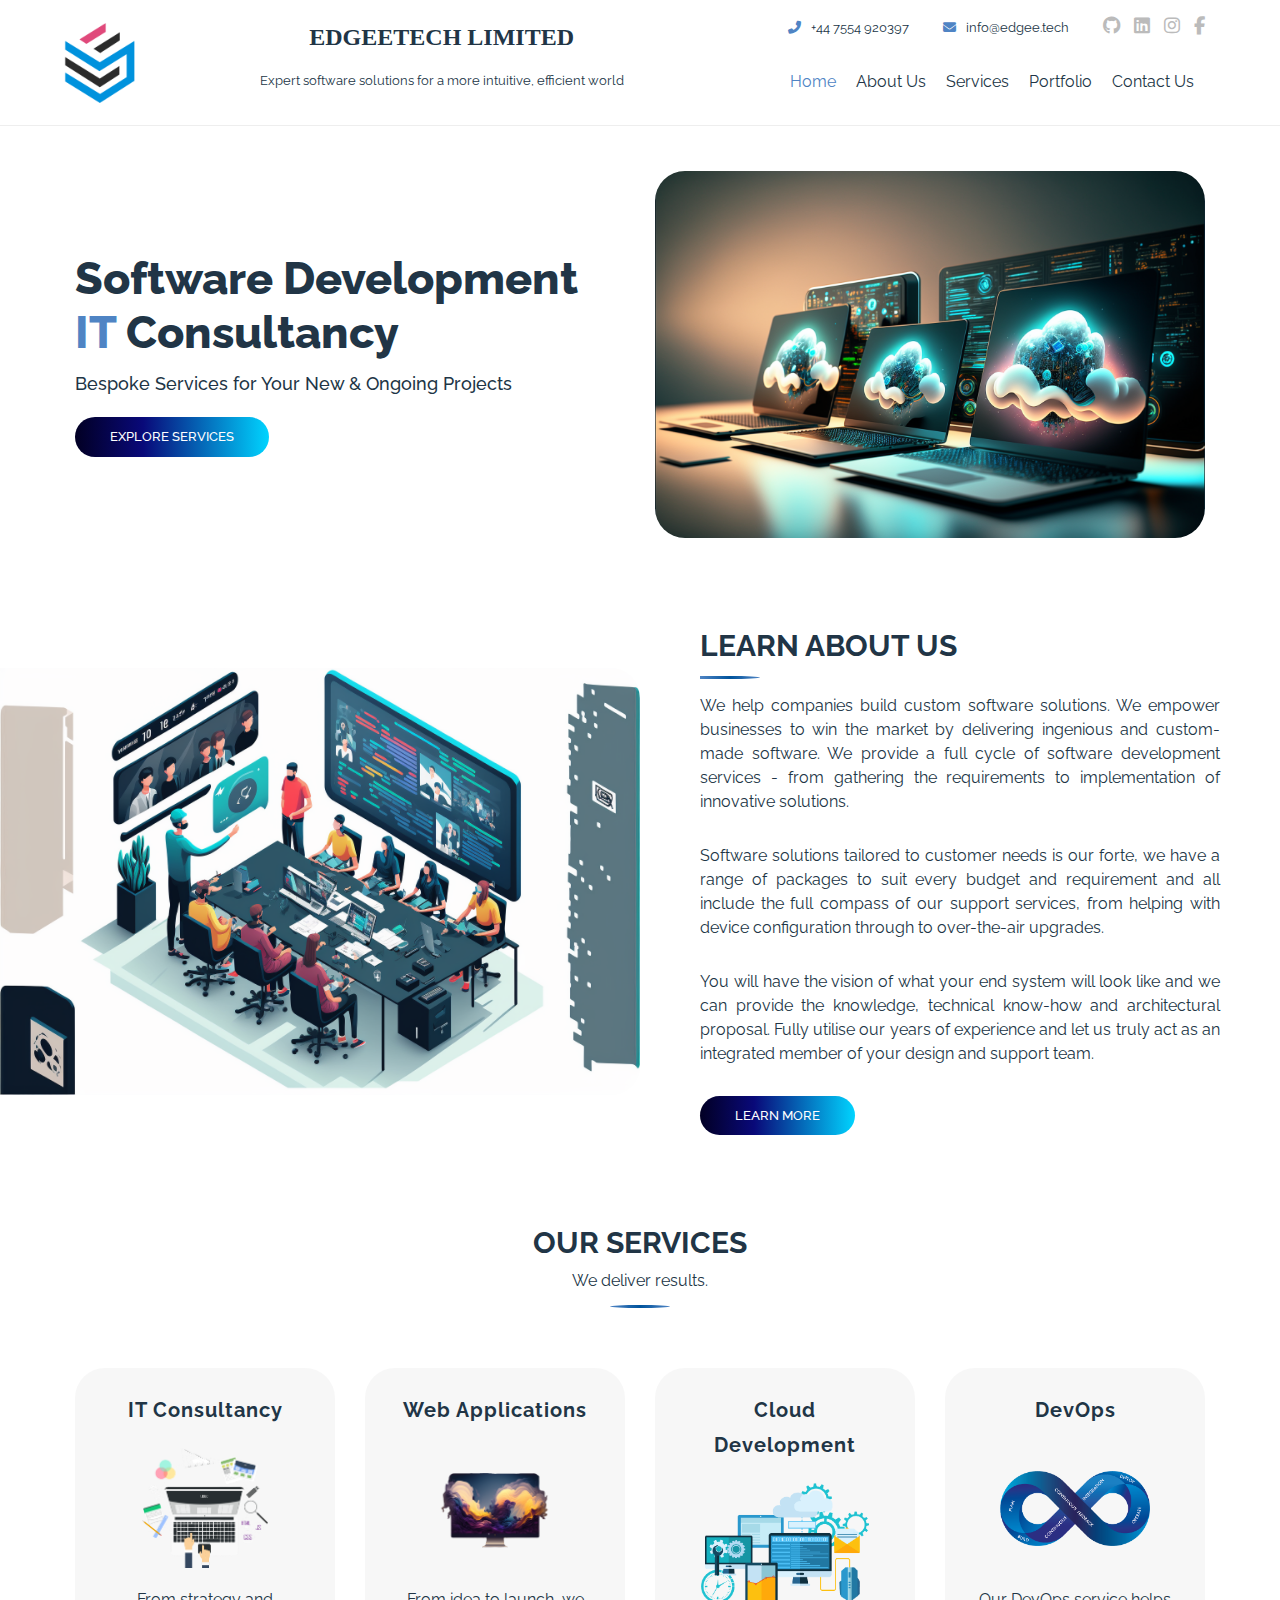
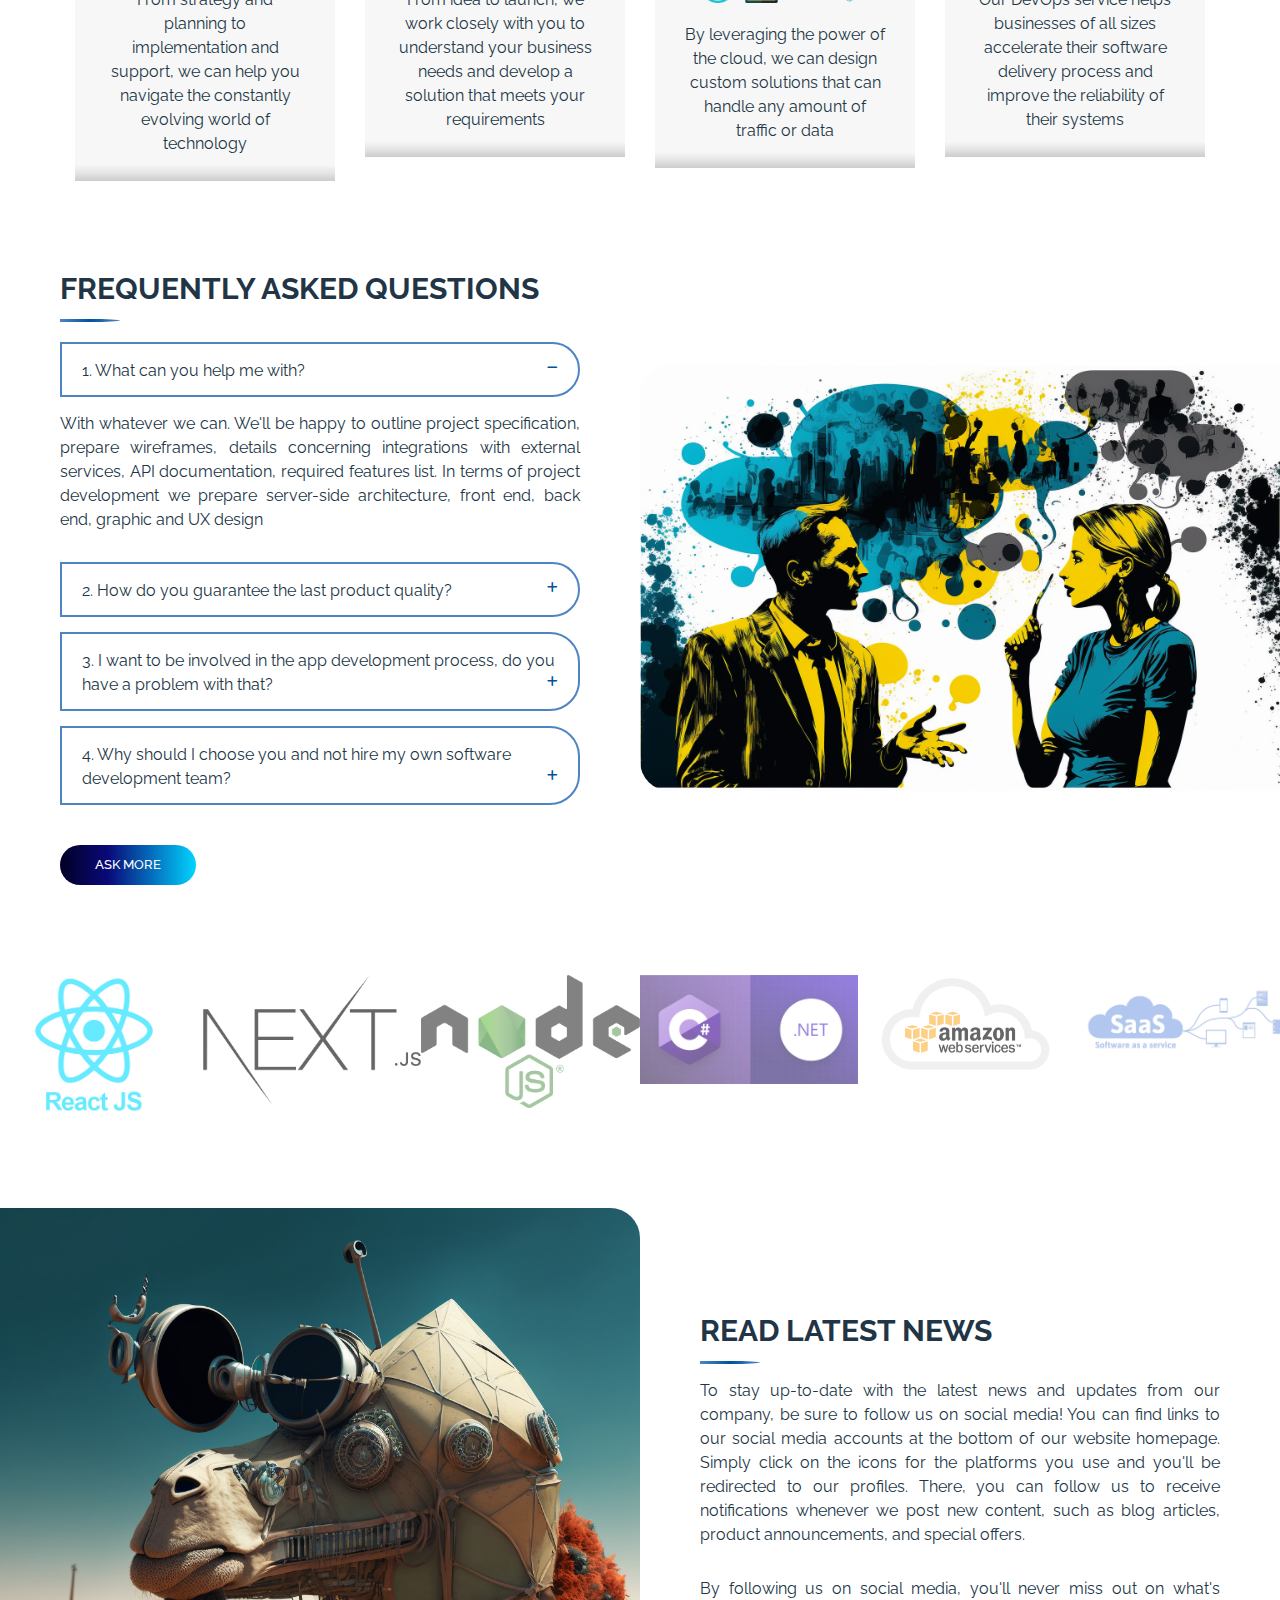
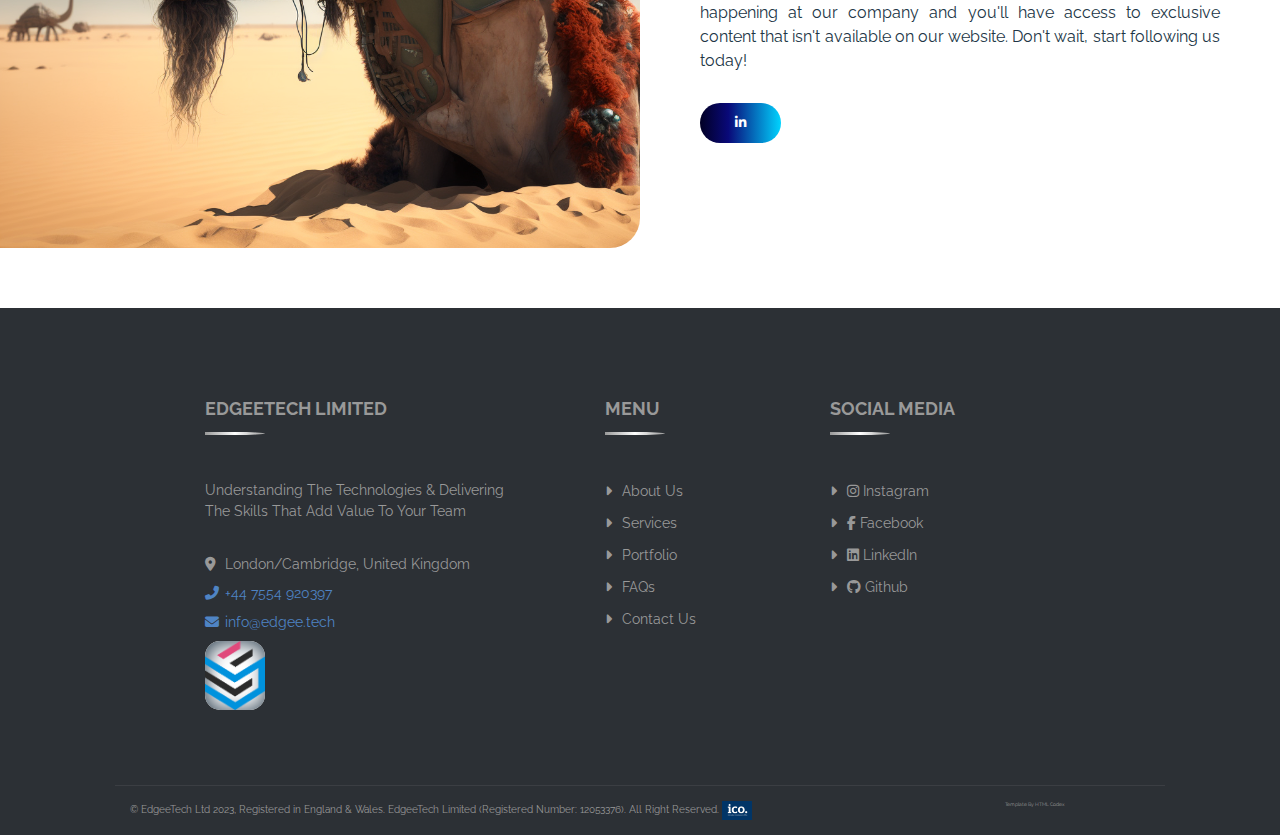
<file: public/index.html>
<!DOCTYPE html>
<html lang="en">
  <head>
    <meta charset="utf-8" />
    <title>EdgeeTech Ltd - UK Based Software Consultancy</title>
    <meta content="width=device-width, initial-scale=1.0" name="viewport" />
    <meta
      name="keywords"
      content="EdgeeTech Softare, UK Based Software Consultancy Company With a Wide Variaty of Services"
    />
    <meta
      content="EdgeeTech Limited is a software consultancy company founded by Ahmet Selcuk Ozyurt in 2019. From IT strategy consulting and comprehensive technology roadmaps to the end-to-end development of scalable solutions, EdgeeTech Limited delivers a full-cycle software development services that adapt seamlessly to your project requirements and business needs. We deliver results."
      name="description"
    />

    <!-- Favicon -->
    <link href="favicon.ico" rel="icon" />
    <link rel="apple-touch-icon" sizes="180x180" href="/apple-touch-icon.png" />
    <link rel="icon" type="image/png" sizes="32x32" href="favicon-32x32.png" />
    <link rel="icon" type="image/png" sizes="16x16" href="favicon-16x16.png" />
    <link rel="mask-icon" href="/safari-pinned-tab.svg" color="#5bbad5" />
    <meta name="msapplication-TileColor" content="#54e3d0" />
    <meta name="theme-color" content="#ffffff" />

    <!-- Google Font -->
    <link
      href="https://fonts.googleapis.com/css2?family=Raleway:wght@100;200;300;400;500;600;700;800;900&display=swap"
      rel="stylesheet"
    />

    <!-- CSS Libraries -->
    <link
      href="https://stackpath.bootstrapcdn.com/bootstrap/4.4.1/css/bootstrap.min.css"
      rel="stylesheet"
    />
    <link
      href="https://cdnjs.cloudflare.com/ajax/libs/font-awesome/6.2.1/css/all.min.css"
      rel="stylesheet"
    />
    <link href="lib/slick/slick.css" rel="stylesheet" />
    <link href="lib/lightbox/css/lightbox.min.css" rel="stylesheet" />

    <!-- Template Stylesheet -->
    <link href="css/style.css" rel="stylesheet" />
  </head>

  <body>
    <div class="wrapper">
      <!-- Header Start -->
      <div class="header">
        <div class="container-fluid">
          <div class="row align-items-center">
            <div class="col-lg-2">
              <div class="brand">
                <a href="index.html">
                  <img
                    src="img/logo2.png"
                    alt="EdgeeTech Limited"
                    style="width: 80px"
                  />
                </a>
              </div>
            </div>
            <div class="col-lg-4">
              <p
                style="
                  font-weight: bold;
                  font-family: Copperplate Gothic Light;
                  font-size: x-large;
                  text-align: center;
                "
              >
                EDGEETECH LIMITED
              </p>
              <p style="text-align: center; font-size: small">
                Expert software solutions for a more intuitive, efficient world
              </p>
            </div>
            <div class="col-lg-6">
              <div class="topbar">
                <div class="topbar-col">
                  <a href="tel:+447554920397"
                    ><i class="fa fa-phone-alt"></i>+44 7554 920397</a
                  >
                </div>
                <div class="topbar-col">
                  <a
                    href="&#109;a&#105;l&#116;&#111;:&#105;&#110;&#102;&#111;&#64;&#101;&#100;&#103;&#101;&#101;&#46;&#116;&#101;&#99;&#104;"
                    ><i class="fa fa-envelope"></i>info@edgee.tech</a
                  >
                </div>
                <div class="topbar-col">
                  <div class="topbar-social">
                    <a href="https://www.github.com/edgeetech/" target="_blank"
                      ><i class="fab fa-github"></i
                    ></a>
                    <a
                      href="https://www.linkedin.com/company/edgeetech/"
                      target="_blank"
                      ><i class="fab fa-linkedin"></i
                    ></a>
                    <a
                      href="https://www.instagram.com/edgeetech"
                      target="_blank"
                      ><i class="fab fa-instagram"></i
                    ></a>
                    <a href="https://www.facebook.com/edgeetech" target="_blank"
                      ><i class="fab fa-facebook-f"></i
                    ></a>
                  </div>
                </div>
              </div>
              <div class="navbar navbar-expand-lg bg-light navbar-light">
                <a href="#" class="navbar-brand">MENU</a>
                <button
                  type="button"
                  class="navbar-toggler"
                  data-toggle="collapse"
                  data-target="#navbarCollapse"
                >
                  <span class="navbar-toggler-icon"></span>
                </button>

                <div
                  class="collapse navbar-collapse justify-content-between"
                  id="navbarCollapse"
                >
                  <div class="navbar-nav ml-auto">
                    <a href="index.html" class="nav-item nav-link active"
                      >Home</a
                    >
                    <a href="about.html" class="nav-item nav-link">About Us</a>
                    <a href="services.html" class="nav-item nav-link"
                      >Services</a
                    >
                    <a href="portfolio.html" class="nav-item nav-link"
                      >Portfolio</a
                    >
                    <a href="contact.html" class="nav-item nav-link"
                      >Contact Us</a
                    >
                    <!-- <a href="https://htmlcodex.com/bootstrap-agency-template" class="btn"><i class="fa fa-download"></i>Download Now</a> -->
                  </div>
                </div>
              </div>
            </div>
          </div>
        </div>
      </div>
      <!-- Header End -->

      <!-- Hero Start -->
      <div class="hero">
        <div class="container-fluid">
          <div class="row align-items-center">
            <div class="col-md-6">
              <h2>Software Development</h2>
              <h2><span>IT</span> Consultancy</h2>
              <p>Bespoke Services for Your New & Ongoing Projects</p>
              <a class="btn" href="services.html">Explore Services</a>
            </div>
            <div class="col-md-6">
              <img src="img/meta-cloud.jpg" alt="Image" />
            </div>
          </div>
        </div>
      </div>
      <!-- Hero End -->

      <!-- About Start -->
      <div class="about">
        <div class="container-fluid">
          <div class="row align-items-center">
            <div class="col-md-6">
              <img src="img/meeting.jpg" alt="Image" />

              <!-- <div id="video-section">
                <div class="youtube-player" data-id="jssO8-5qmag"></div> -->

              <!-- <script>
                  document.addEventListener("DOMContentLoaded", function () {
                    var div,
                      n,
                      v = document.getElementsByClassName("youtube-player");
                    for (n = 0; n < v.length; n++) {
                      div = document.createElement("div");
                      div.setAttribute("data-id", v[n].dataset.id);
                      div.innerHTML = labnolThumb(v[n].dataset.id);
                      div.onclick = labnolIframe;
                      v[n].appendChild(div);
                    }
                  });

                  function labnolThumb(id) {
                    var thumb = '<img src="img/poster.jpg">',
                      play = '<div class="play"></div>';
                    return thumb.replace("ID", id) + play;
                  }

                  function labnolIframe() {
                    var iframe = document.createElement("iframe");
                    var embed = "https://www.youtube.com/embed/ID?autoplay=1";
                    iframe.setAttribute(
                      "src",
                      embed.replace("ID", this.dataset.id)
                    );
                    iframe.setAttribute("frameborder", "0");
                    iframe.setAttribute("allowfullscreen", "1");
                    this.parentNode.replaceChild(iframe, this);
                  }
                </script> -->
              <!-- </div> -->
            </div>
            <div class="col-md-6">
              <h2 class="section-title">Learn About Us</h2>
              <p style="text-align: justify">
                We help companies build custom software solutions. We empower
                businesses to win the market by delivering ingenious and
                custom-made software. We provide a full cycle of software
                development services - from gathering the requirements to
                implementation of innovative solutions.
              </p>
              <p style="text-align: justify">
                Software solutions tailored to customer needs is our forte, we
                have a range of packages to suit every budget and requirement
                and all include the full compass of our support services, from
                helping with device configuration through to over-the-air
                upgrades.
              </p>
              <p style="text-align: justify">
                You will have the vision of what your end system will look like
                and we can provide the knowledge, technical know-how and
                architectural proposal. Fully utilise our years of experience
                and let us truly act as an integrated member of your design and
                support team.
              </p>

              <a class="btn" href="/about.html">Learn More</a>
            </div>
          </div>
        </div>
      </div>
      <!-- About End -->

      <!-- Service Start -->
      <div class="service">
        <div class="container-fluid">
          <div class="section-header">
            <h2>Our Services</h2>
            <p>We deliver results.</p>
          </div>
          <div class="row">
            <div class="col-lg-3 col-md-6">
              <div class="service-item">
                <h3>IT Consultancy</h3>
                <img src="img/service-1.png" alt="Service" />
                <p>
                  From strategy and planning to implementation and support, we
                  can help you navigate the constantly evolving world of
                  technology
                </p>
              </div>
            </div>
            <div class="col-lg-3 col-md-6">
              <div class="service-item">
                <h3>Web Applications</h3>
                <img src="img/web-design.png" alt="Service" />
                <p>
                  From idea to launch, we work closely with you to understand
                  your business needs and develop a solution that meets your
                  requirements
                </p>
              </div>
            </div>
            <div class="col-lg-3 col-md-6">
              <div class="service-item">
                <h3>Cloud Development</h3>
                <img src="img/service-2.png" alt="Service" />
                <p>
                  By leveraging the power of the cloud, we can design custom
                  solutions that can handle any amount of traffic or data
                </p>
              </div>
            </div>
            <div class="col-lg-3 col-md-6">
              <div class="service-item">
                <h3>DevOps</h3>
                <img src="img/devops.png" alt="Service" style="padding: 15px" />
                <p>
                  Our DevOps service helps businesses of all sizes accelerate
                  their software delivery process and improve the reliability of
                  their systems
                </p>
              </div>
            </div>
            <!-- <div class="col-lg-3 col-md-6">
              <div class="service-item">
                <h3>Graphic Design</h3>
                <img src="img/icon-service-5.png" alt="Service" />
                <p>Lorem ipsum dolor sit amet elit pretium ornare</p>
              </div>
            </div> -->
            <!-- <div class="col-lg-3 col-md-6">
              <div class="service-item">
                <h3>Video Editing</h3>
                <img src="img/icon-service-6.png" alt="Service" />
                <p>Lorem ipsum dolor sit amet elit pretium ornare</p>
              </div>
            </div> -->
            <!-- <div class="col-lg-3 col-md-6">
              <div class="service-item">
                <h3>SEO</h3>
                <img src="img/icon-service-7.png" alt="Service" />
                <p>Lorem ipsum dolor sit amet elit pretium ornare</p>
              </div>
            </div> -->
            <!-- <div class="col-lg-3 col-md-6">
              <div class="service-item">
                <h3>Online Marketing</h3>
                <img src="img/icon-service-8.png" alt="Service" />
                <p>Lorem ipsum dolor sit amet elit pretium ornare</p>
              </div>
            </div> -->
          </div>
        </div>
      </div>
      <!-- Service End -->

      <!-- FAQs Start -->
      <div class="faqs" id="faqs">
        <div class="container-fluid">
          <div class="row align-items-center">
            <div class="col-md-6">
              <h2 class="section-title">Frequently Asked Questions</h2>
              <div id="accordion">
                <div class="card">
                  <div class="card-header">
                    <a
                      class="card-link collapsed"
                      data-toggle="collapse"
                      href="#collapseOne"
                      aria-expanded="true"
                    >
                      1. What can you help me with?
                    </a>
                  </div>
                  <div
                    id="collapseOne"
                    class="collapse show"
                    data-parent="#accordion"
                  >
                    <div class="card-body">
                      With whatever we can. We'll be happy to outline project
                      specification, prepare wireframes, details concerning
                      integrations with external services, API documentation,
                      required features list. In terms of project development we
                      prepare server-side architecture, front end, back end,
                      graphic and UX design
                    </div>
                  </div>
                </div>
                <div class="card">
                  <div class="card-header">
                    <a
                      class="card-link"
                      data-toggle="collapse"
                      href="#collapseTwo"
                    >
                      2. How do you guarantee the last product quality?
                    </a>
                  </div>
                  <div
                    id="collapseTwo"
                    class="collapse"
                    data-parent="#accordion"
                  >
                    <div class="card-body">
                      We evaluate the result frequently (usually two weeks), we
                      test our work (we conduct both development and acceptance
                      tests), we present it to you, we apply your feedback so
                      you know you get what you are paying for.
                    </div>
                  </div>
                </div>
                <div class="card">
                  <div class="card-header">
                    <a
                      class="card-link"
                      data-toggle="collapse"
                      href="#collapseThree"
                    >
                      3. I want to be involved in the app development process,
                      do you have a problem with that?
                    </a>
                  </div>
                  <div
                    id="collapseThree"
                    class="collapse"
                    data-parent="#accordion"
                  >
                    <div class="card-body">
                      Not at all! We want you to be sure you'll receive the
                      product you desire. From the planning stage to each
                      finished version, we invite you to evaluate and improve
                      our work. Our philosophy is to work with the client, not
                      merely finish given tasks. We are always ready to listen
                      and communicate.
                    </div>
                  </div>
                </div>
                <div class="card">
                  <div class="card-header">
                    <a
                      class="card-link"
                      data-toggle="collapse"
                      href="#collapseFour"
                    >
                      4. Why should I choose you and not hire my own software
                      development team?
                    </a>
                  </div>
                  <div
                    id="collapseFour"
                    class="collapse"
                    data-parent="#accordion"
                  >
                    <div class="card-body">
                      Hiring your own software developers can be a really smart
                      choice, however, recruitment process is time-consuming and
                      the costs of keeping an in-house programming team are very
                      high. You'll probably need to employ your own software
                      engineers sooner or later but hiring us can help you save
                      a lot of money and time (which is basically the same in a
                      business project).
                    </div>
                  </div>
                </div>
              </div>
              <a class="btn" href="contact.html">Ask more</a>
            </div>
            <div class="col-md-6">
              <img src="img/faq-color2.jpg" alt="Image" />
            </div>
          </div>
        </div>
      </div>
      <!-- FAQs End -->

      <!-- Testimonial Start -->
      <!-- <div class="testimonial">
        <div class="container">
          <div class="section-header">
            <h2>Clients Review</h2>
            <p>
              Lorem ipsum dolor sit amet, consectetur adipiscing elit. Phasellus
              nec pretium ornare velit non
            </p>
          </div>
          <div class="row">
            <div class="col-12">
              <div class="testimonial-slider-nav">
                <div class="slider-nav">
                  <img src="img/testimonial-1.jpg" alt="Testimonial" />
                </div>
                <div class="slider-nav">
                  <img src="img/testimonial-2.jpg" alt="Testimonial" />
                </div>
                <div class="slider-nav">
                  <img src="img/testimonial-3.jpg" alt="Testimonial" />
                </div>
                <div class="slider-nav">
                  <img src="img/testimonial-4.jpg" alt="Testimonial" />
                </div>
              </div>
            </div>
          </div>
          <div class="row">
            <div class="col-12">
              <div class="testimonial-slider">
                <div class="slider-item">
                  <h3>John Stage</h3>
                  <h4>Software Team Lead</h4>
                  <p>
                    I recently had the pleasure of working with the team at
                    EdgeeTech Software on a custom web application project, and
                    I could not be happier with the result. From start to
                    finish, the process was smooth and seamless. The team was
                    professional, responsive, and most importantly, they
                    delivered exactly what I was looking for. The finished
                    product exceeded my expectations, and I have already
                    recommended EdgeeTech to several of my colleagues. If you're
                    in need of top-notch software development services, I highly
                    recommend giving EdgeeTech a try. You won't be disappointed!
                  </p>
                </div>
              </div>
            </div>
          </div>
        </div>
      </div> -->
      <!-- Testimonial End -->
      <div class="testimonial">
        <div class="row">
          <div class="column">
            <img
              class="demo cursor"
              src="img/reactjs.png"
              style="width: 100%"
              alt="React JS"
            />
          </div>
          <div class="column">
            <img
              class="demo cursor"
              src="img/nextjs.png"
              style="width: 100%"
              alt="Next JS"
            />
          </div>
          <div class="column">
            <img
              class="demo cursor"
              src="img/nodejs.png"
              style="width: 100%"
              alt="Node JS"
            />
          </div>
          <div class="column">
            <img
              class="demo cursor"
              src="img/csharpdotnet.png"
              style="width: 100%"
              alt="C# DotNet"
            />
          </div>
          <div class="column">
            <img
              class="demo cursor"
              src="img/aws.png"
              style="width: 100%"
              alt="AWS"
            />
          </div>
          <div class="column">
            <img
              class="demo cursor"
              src="img/saas.jpg"
              style="width: 100%"
              alt="SaaS"
            />
          </div>
        </div>
      </div>
      <!-- News Start -->
      <div class="news">
        <div class="container-fluid">
          <div class="row align-items-center">
            <div class="col-md-6">
              <img src="img/camel.png" alt="Image" />
            </div>
            <div class="col-md-6">
              <h2 class="section-title">Read Latest News</h2>
              <p style="text-align: justify">
                To stay up-to-date with the latest news and updates from our
                company, be sure to follow us on social media! You can find
                links to our social media accounts at the bottom of our website
                homepage. Simply click on the icons for the platforms you use
                and you'll be redirected to our profiles. There, you can follow
                us to receive notifications whenever we post new content, such
                as blog articles, product announcements, and special offers.
              </p>
              <p style="text-align: justify">
                By following us on social media, you'll never miss out on what's
                happening at our company and you'll have access to exclusive
                content that isn't available on our website. Don't wait, start
                following us today!
              </p>
              <a class="btn" href="https://www.linkedin.com/company/edgeetech/">
                <i class="fab fa-linkedin-in"></i>
              </a>
            </div>
          </div>
        </div>
      </div>
      <!-- News End -->

      <!-- Call to Action Start -->
      <!-- <div class="call-to-action">
        <div class="container">
          <div class="row align-items-center">
            <div class="col-md-9">
              <h2>Get A Free HTML Template</h2>
              <p>
                Lorem ipsum dolor sit amet, consectetur adipiscing elit. Aliquam
                sit amet metus sit amet
              </p>
            </div>
            <div class="col-md-3">
              <a class="btn" href="https://htmlcodex.com/contact">Contact Us</a>
            </div>
          </div>
        </div>
      </div> -->
      <!-- Call to Action End -->

      <!-- Footer Start -->
      <div class="footer">
        <div class="container">
          <div class="row">
            <div class="col-md-5">
              <div class="footer-about">
                <h2>EdgeeTech Limited</h2>

                <p>
                  Understanding The Technologies & Delivering The Skills That
                  Add Value To Your Team
                </p>
                <br />

                <p>
                  <i class="fa fa-map-marker-alt"></i>London/Cambridge, United
                  Kingdom
                </p>
                <p>
                  <a href="tel:+447554920397"
                    ><i class="fa fa-phone-alt"></i>+44 7554 920397</a
                  >
                </p>
                <p>
                  <a
                    href="&#109;a&#105;l&#116;&#111;:&#105;&#110;&#102;&#111;&#64;&#101;&#100;&#103;&#101;&#101;&#46;&#116;&#101;&#99;&#104;"
                    ><i class="fa fa-envelope"></i>info@edgee.tech</a
                  >
                </p>
                <img
                  src="img/logo.png"
                  alt="EdgeeTech Limited"
                  style="
                    width: 60px;
                    background-color: white;
                    box-shadow: inset 1px 1px 20px 0px;
                    border-radius: 15px;
                  "
                />
              </div>
            </div>
            <div class="col-md-3">
              <div class="footer-link">
                <h2>Menu</h2>
                <a href="about.html">About Us</a>
                <a href="services.html">Services</a>
                <a href="portfolio.html">Portfolio</a>
                <a href="index.html#faqs">FAQs</a>
                <a href="contact.html">Contact Us</a>
              </div>
            </div>
            <div class="col-md-4">
              <div class="row">
                <div class="footer-link">
                  <h2>Social Media</h2>
                  <a href="https://www.instagram.com/edgeetech" target="_blank"
                    ><i class="fab fa-instagram"></i> Instagram</a
                  >
                  <a href="https://www.facebook.com/edgeetech" target="_blank"
                    ><i class="fab fa-facebook-f"></i> Facebook
                  </a>
                  <a
                    href="https://www.linkedin.com/company/edgeetech/"
                    target="_blank"
                    ><i class="fab fa-linkedin"></i> LinkedIn
                  </a>
                  <a href="https://www.github.com/edgeetech/" target="_blank"
                    ><i class="fab fa-github"></i> Github
                  </a>
                </div>
              </div>
            </div>
          </div>
        </div>
        <div class="container copyright">
          <div class="row">
            <div class="col-md-10">
              <p>
                &copy;
                <a href="https://www.edgeetech.co.uk">EdgeeTech Ltd</a> 2023,
                Registered in England & Wales. EdgeeTech Limited (Registered
                Number:
                <a
                  href="https://find-and-update.company-information.service.gov.uk/company/12053376"
                  >12053376</a
                >). All Right Reserved.
                <a
                  data-toggle="tooltip"
                  data-placement="top"
                  data-delay="0"
                  href="doc/edgeetech-ico-registration-certificate.pdf"
                  target="_blank"
                >
                  <img
                    title="EdgeeTech ICO Registration Certificate"
                    src="img/logo-ico.png"
                    alt="ico"
                    style="width: 30px"
                  />
                </a>
              </p>
            </div>
            <div class="col-md-2">
              <p style="font-size: 5px">
                Template By <a href="https://htmlcodex.com">HTML Codex</a>
              </p>
            </div>
          </div>
        </div>
      </div>
      <!-- Footer End -->
    </div>

    <!-- JavaScript Libraries -->
    <script src="https://code.jquery.com/jquery-3.4.1.min.js"></script>
    <script src="https://stackpath.bootstrapcdn.com/bootstrap/4.4.1/js/bootstrap.bundle.min.js"></script>
    <script src="lib/slick/slick.min.js"></script>
    <script src="lib/isotope/isotope.pkgd.min.js"></script>
    <script src="lib/lightbox/js/lightbox.min.js"></script>

    <!-- Template Javascript -->
    <script src="js/main.js"></script>
  </body>
</html>
</file>
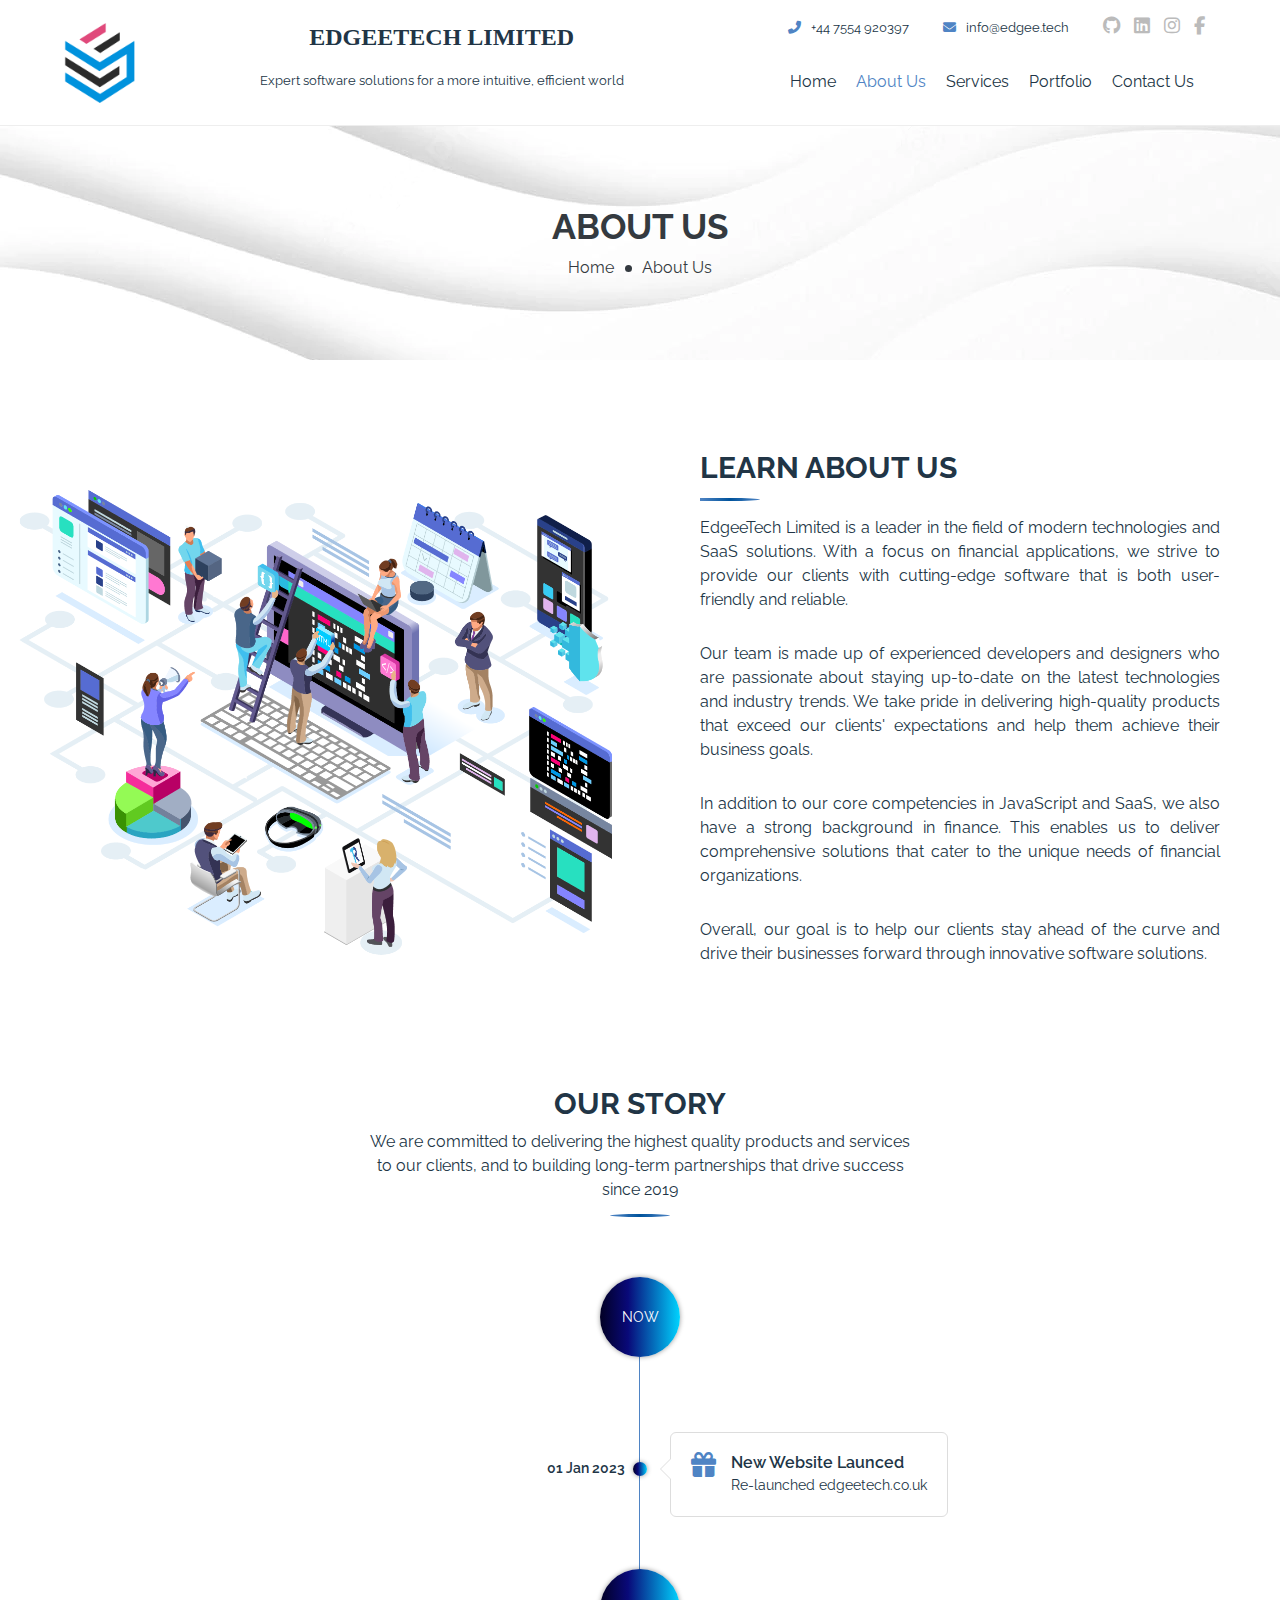
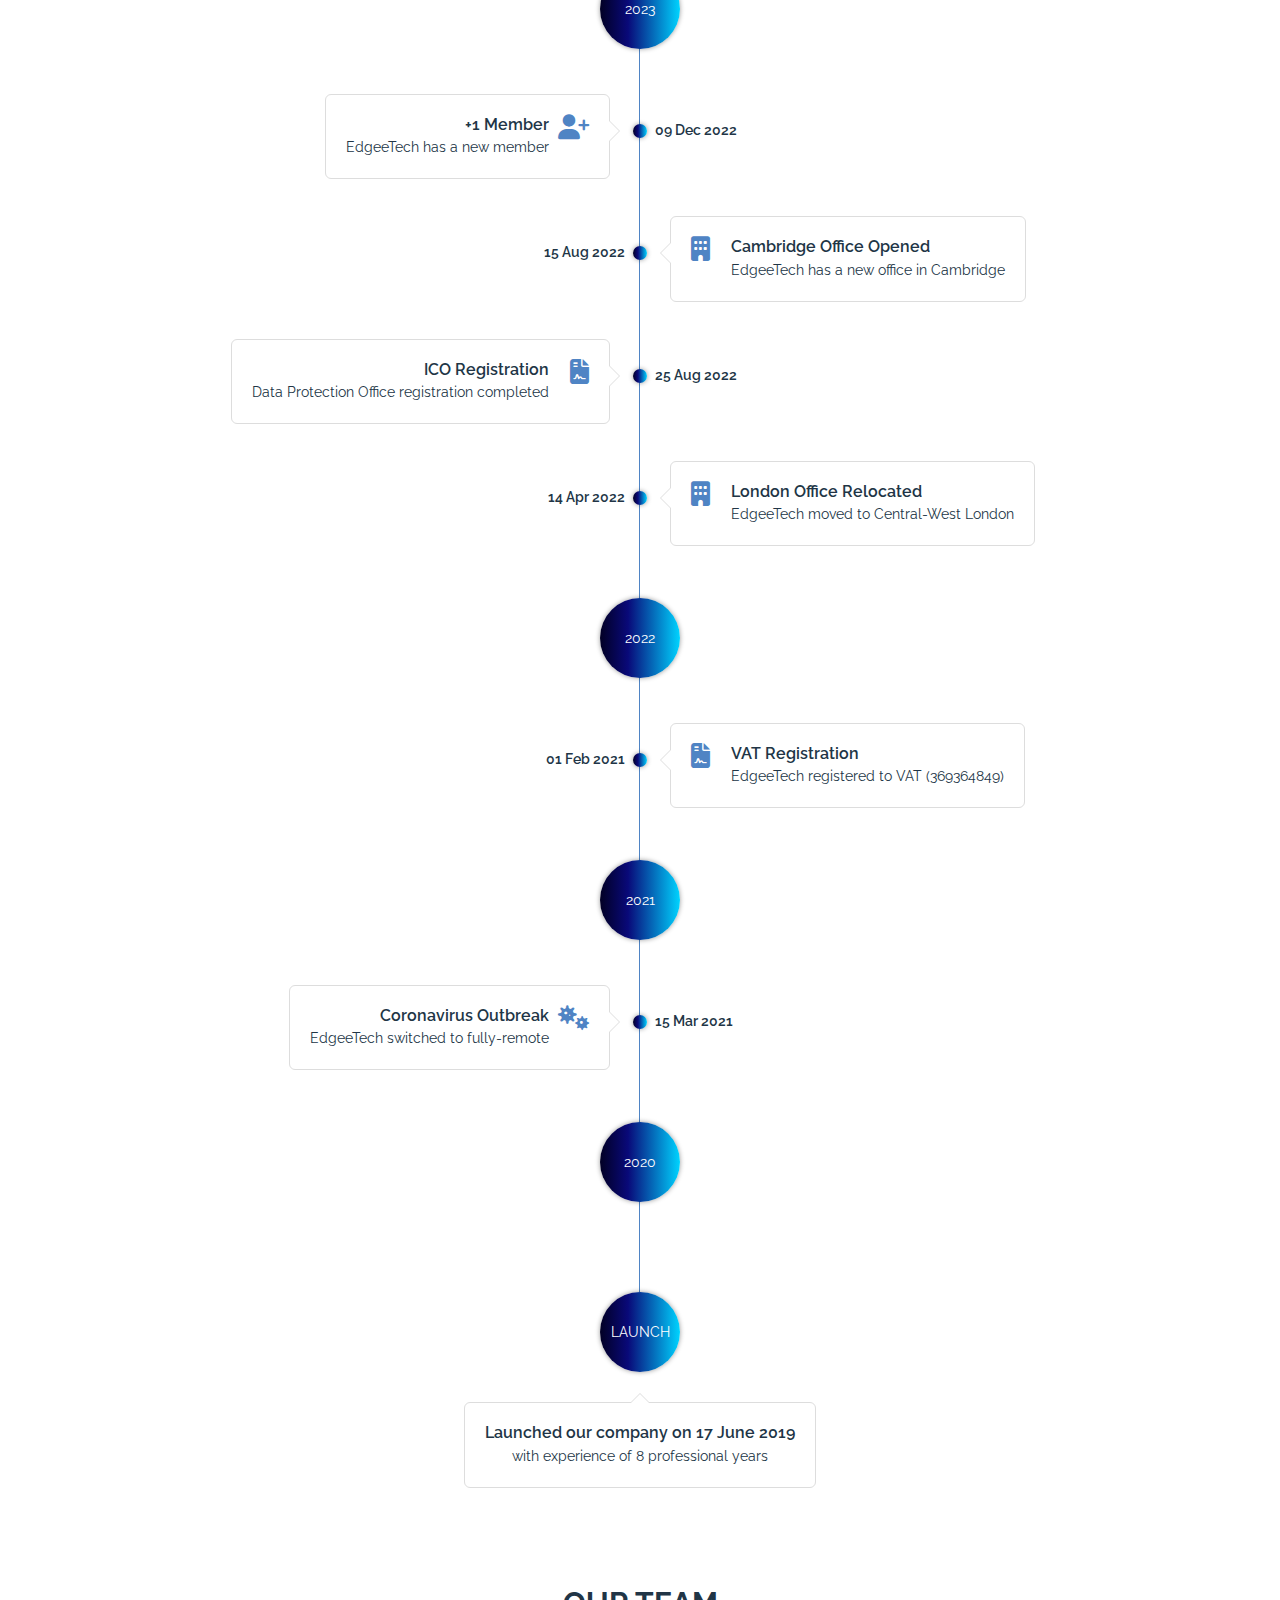
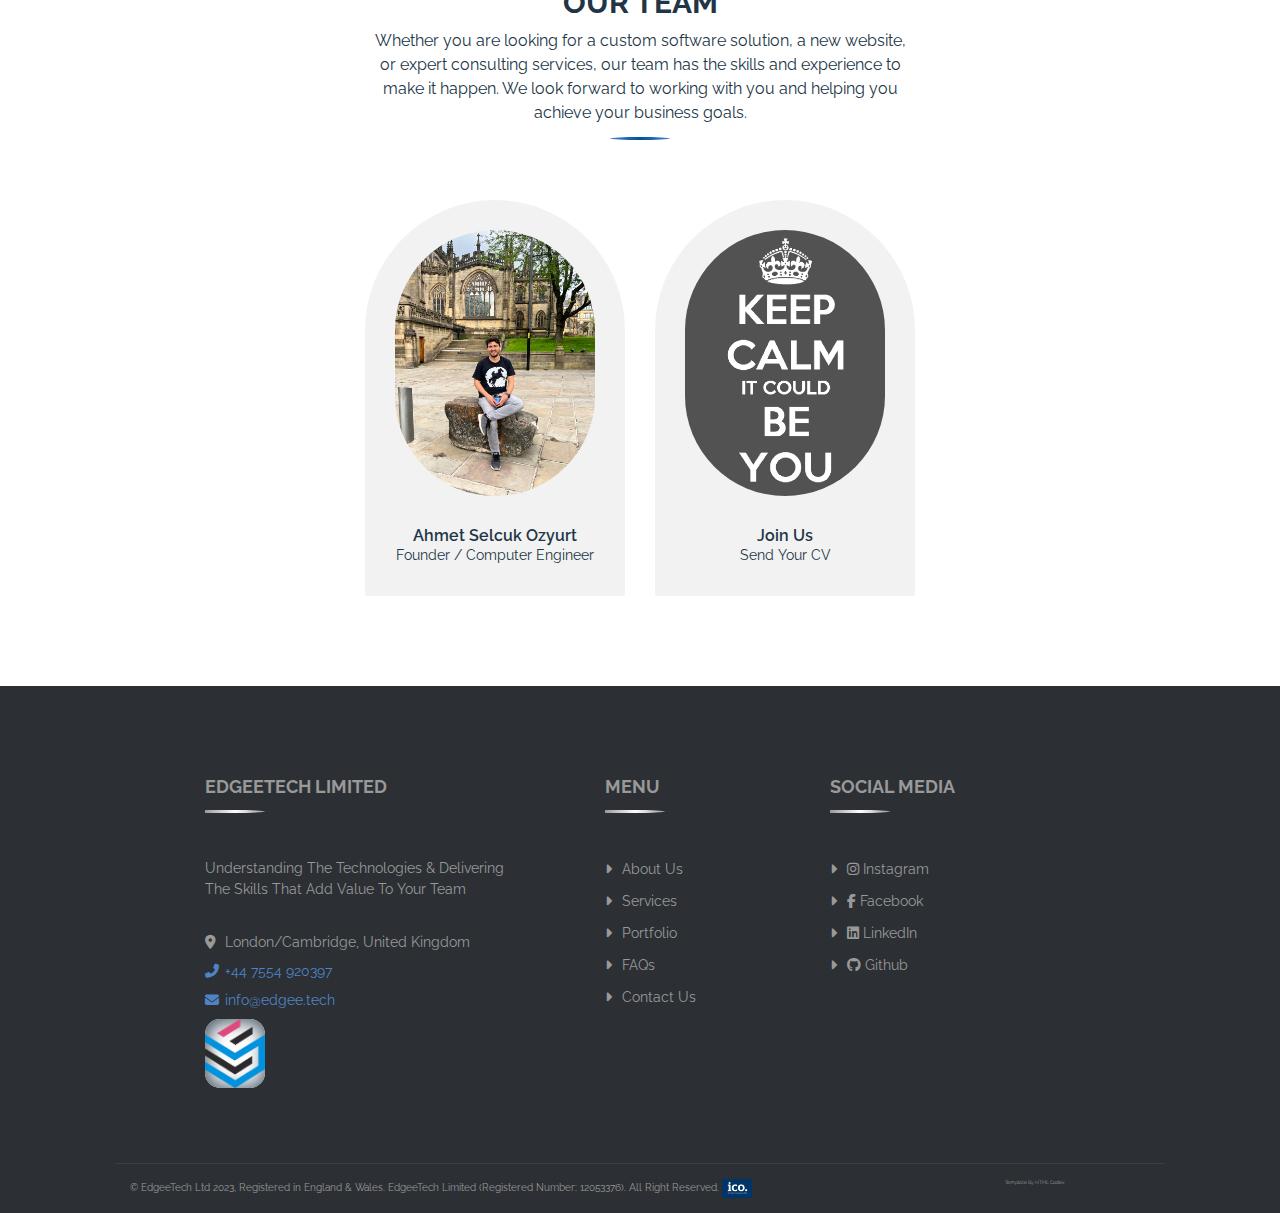
<file: public/about.html>
<!DOCTYPE html>
<html lang="en">
  <head>
    <meta charset="utf-8" />
    <title>About Us - EdgeeTech Ltd</title>
    <meta content="width=device-width, initial-scale=1.0" name="viewport" />
    <meta
      name="keywords"
      content="EdgeeTech Softare, UK Based Software Consultancy Company With a Wide Variaty of Services"
    />
    <meta
      content="EdgeeTech Limited is a software consultancy company founded by Ahmet Selcuk Ozyurt in 2019. The company provides expert guidance and services to clients looking to improve their software systems and infrastructure. With a team of highly skilled and experienced software professionals, EdgeeTech Limited helps clients navigate the complex world of software development, ensuring that their projects are delivered on time and to the highest quality standards. Whether you're looking to build a new software application from scratch or need help maintaining and updating an existing system, EdgeeTech Limited has the knowledge and expertise to help you succeed."
      name="description"
    />

    <!-- Favicon -->
    <link href="favicon.ico" rel="icon" />
    <link rel="apple-touch-icon" sizes="180x180" href="/apple-touch-icon.png" />
    <link rel="icon" type="image/png" sizes="32x32" href="favicon-32x32.png">
    <link rel="icon" type="image/png" sizes="16x16" href="favicon-16x16.png">
    <link rel="mask-icon" href="/safari-pinned-tab.svg" color="#5bbad5" />
    <meta name="msapplication-TileColor" content="#54e3d0" />
    <meta name="theme-color" content="#ffffff" />

    <!-- Google Font -->
    <link
      href="https://fonts.googleapis.com/css2?family=Raleway:wght@100;200;300;400;500;600;700;800;900&display=swap"
      rel="stylesheet"
    />

    <!-- CSS Libraries -->
    <link
      href="https://stackpath.bootstrapcdn.com/bootstrap/4.4.1/css/bootstrap.min.css"
      rel="stylesheet"
    />
    <link
      href="https://cdnjs.cloudflare.com/ajax/libs/font-awesome/6.2.1/css/all.min.css"
      rel="stylesheet"
    />
    <link href="lib/slick/slick.css" rel="stylesheet" />
    <link href="lib/lightbox/css/lightbox.min.css" rel="stylesheet" />

    <!-- Template Stylesheet -->
    <link href="css/style.css" rel="stylesheet" />
  </head>
  <body>
    <div class="wrapper">
      <!-- Header Start -->
      <div class="header">
        <div class="container-fluid">
          <div class="row align-items-center">
            <div class="col-lg-2">
              <div class="brand">
                <a href="index.html">
                  <img
                    src="img/logo2.png"
                    alt="EdgeeTech Limited"
                    style="width: 80px"
                  />
                </a>
              </div>
            </div>
            <div class="col-lg-4">
              <p
                style="
                  font-weight: bold;
                  font-family: Copperplate Gothic Light;
                  font-size: x-large;
                  text-align: center;
                "
              >
                EDGEETECH LIMITED
              </p>
              <p style="text-align: center; font-size: small">
                Expert software solutions for a more intuitive, efficient world
              </p>
            </div>
            <div class="col-lg-6">
              <div class="topbar">
                <div class="topbar-col">
                  <a href="tel:+447554920397"
                    ><i class="fa fa-phone-alt"></i>+44 7554 920397</a
                  >
                </div>
                <div class="topbar-col">
                  <a
                    href="&#109;a&#105;l&#116;&#111;:&#105;&#110;&#102;&#111;&#64;&#101;&#100;&#103;&#101;&#101;&#46;&#116;&#101;&#99;&#104;"
                    ><i class="fa fa-envelope"></i>info@edgee.tech</a
                  >
                </div>
                <div class="topbar-col">
                  <div class="topbar-social">
                    <a href="https://www.github.com/edgeetech/" target="_blank"
                      ><i class="fab fa-github"></i
                    ></a>
                    <a
                      href="https://www.linkedin.com/company/edgeetech/"
                      target="_blank"
                      ><i class="fab fa-linkedin"></i
                    ></a>
                    <a
                      href="https://www.instagram.com/edgeetech"
                      target="_blank"
                      ><i class="fab fa-instagram"></i
                    ></a>
                    <a href="https://www.facebook.com/edgeetech" target="_blank"
                      ><i class="fab fa-facebook-f"></i
                    ></a>
                  </div>
                </div>
              </div>
              <div class="navbar navbar-expand-lg bg-light navbar-light">
                <a href="#" class="navbar-brand">MENU</a>
                <button
                  type="button"
                  class="navbar-toggler"
                  data-toggle="collapse"
                  data-target="#navbarCollapse"
                >
                  <span class="navbar-toggler-icon"></span>
                </button>

                <div
                  class="collapse navbar-collapse justify-content-between"
                  id="navbarCollapse"
                >
                  <div class="navbar-nav ml-auto">
                    <a href="index.html" class="nav-item nav-link">Home</a>
                    <a href="about.html" class="nav-item nav-link active"
                      >About Us</a
                    >
                    <a href="services.html" class="nav-item nav-link"
                      >Services</a
                    >
                    <a href="portfolio.html" class="nav-item nav-link"
                      >Portfolio</a
                    >
                    <a href="contact.html" class="nav-item nav-link"
                      >Contact Us</a
                    >
                    <!-- <a href="https://htmlcodex.com/bootstrap-agency-template" class="btn"><i class="fa fa-download"></i>Download Now</a> -->
                  </div>
                </div>
              </div>
            </div>
          </div>
        </div>
      </div>
      <!-- Header End -->

      <!-- Page Header Start -->
      <div class="page-header">
        <div class="container">
          <div class="row">
            <div class="col-12">
              <h2>About Us</h2>
            </div>
            <div class="col-12">
              <a href="index.html">Home</a>
              <a href="about.html">About Us</a>
            </div>
          </div>
        </div>
      </div>
      <!-- Page Header End -->

      <!-- About Start -->
      <div class="about">
        <div class="container-fluid">
          <div class="row align-items-center">
            <div class="col-md-6">
              <img src="img/poster.jpg" alt="Image" />
            </div>
            <div class="col-md-6">
              <h2 class="section-title">Learn About Us</h2>
              <p class="justify-text">
                EdgeeTech Limited is a leader in the field of modern
                technologies and SaaS solutions. With a focus on financial
                applications, we strive to provide our clients with cutting-edge
                software that is both user-friendly and reliable.
              </p>
              <p class="justify-text">
                Our team is made up of experienced developers and designers who
                are passionate about staying up-to-date on the latest
                technologies and industry trends. We take pride in delivering
                high-quality products that exceed our clients' expectations and
                help them achieve their business goals.
              </p>
              <p class="justify-text">
                In addition to our core competencies in JavaScript and SaaS, we
                also have a strong background in finance. This enables us to
                deliver comprehensive solutions that cater to the unique needs
                of financial organizations.
              </p>
              <p class="justify-text">
                Overall, our goal is to help our clients stay ahead of the curve
                and drive their businesses forward through innovative software
                solutions.
              </p>
            </div>
          </div>
        </div>
      </div>
      <!-- About End -->

      <!-- Story Start -->
      <div class="story">
        <div class="container-fluid">
          <div class="section-header">
            <h2>Our Story</h2>
            <p>
              We are committed to delivering the highest quality products and
              services to our clients, and to building long-term partnerships
              that drive success since 2019
            </p>
          </div>
          <div class="row">
            <div class="col-lg-12">
              <div class="story-container">
                <div class="story-end">
                  <p>Now</p>
                </div>
                <div class="story-continue">
                  <div class="row story-right">
                    <div class="col-md-6">
                      <p class="story-date">01 Jan 2023</p>
                    </div>
                    <div class="col-md-6">
                      <div class="story-box">
                        <div class="story-icon">
                          <i class="fa fa-gift"></i>
                        </div>
                        <div class="story-text">
                          <h3>New Website Launced</h3>
                          <p>Re-launched edgeetech.co.uk</p>
                        </div>
                      </div>
                    </div>
                  </div>

                  <div class="row">
                    <div class="col-12">
                      <div class="story-year">
                        <p>2023</p>
                      </div>
                    </div>
                  </div>

                  <div class="row story-left">
                    <div class="col-md-6">
                      <div class="story-box">
                        <div class="story-icon d-md-none d-block">
                          <i class="fa fa-business-time"></i>
                        </div>
                        <div class="story-text">
                          <h3>+1 Member</h3>
                          <p>EdgeeTech has a new member</p>
                        </div>
                        <div class="story-icon d-md-block d-none">
                          <i class="fa fa-user-plus"></i>
                        </div>
                      </div>
                    </div>
                    <div class="col-md-6 d-md-block d-none">
                      <p class="story-date">09 Dec 2022</p>
                    </div>
                  </div>

                  <div class="row story-right">
                    <div class="col-md-6">
                      <p class="story-date">15 Aug 2022</p>
                    </div>
                    <div class="col-md-6">
                      <div class="story-box">
                        <div class="story-icon">
                          <i class="fa fa-building"></i>
                        </div>
                        <div class="story-text">
                          <h3>Cambridge Office Opened</h3>
                          <p>EdgeeTech has a new office in Cambridge</p>
                        </div>
                      </div>
                    </div>
                  </div>

                  <div class="row story-left">
                    <div class="col-md-6">
                      <div class="story-box">
                        <div class="story-icon d-md-none d-block">
                          <i class="fa fa-business-time"></i>
                        </div>
                        <div class="story-text">
                          <h3>ICO Registration</h3>
                          <p>Data Protection Office registration completed</p>
                        </div>
                        <div class="story-icon d-md-block d-none">
                          <i class="fa fa-file-contract"></i>
                        </div>
                      </div>
                    </div>
                    <div class="col-md-6 d-md-block d-none">
                      <p class="story-date">25 Aug 2022</p>
                    </div>
                  </div>

                  <div class="row story-right">
                    <div class="col-md-6">
                      <p class="story-date">14 Apr 2022</p>
                    </div>
                    <div class="col-md-6">
                      <div class="story-box">
                        <div class="story-icon">
                          <i class="fa fa-building"></i>
                        </div>
                        <div class="story-text">
                          <h3>London Office Relocated</h3>
                          <p>EdgeeTech moved to Central-West London</p>
                        </div>
                      </div>
                    </div>
                  </div>

                  <div class="row">
                    <div class="col-12">
                      <div class="story-year">
                        <p>2022</p>
                      </div>
                    </div>
                  </div>

                  <div class="row story-right">
                    <div class="col-md-6">
                      <p class="story-date">01 Feb 2021</p>
                    </div>
                    <div class="col-md-6">
                      <div class="story-box">
                        <div class="story-icon">
                          <i class="fa fa-file-contract"></i>
                        </div>
                        <div class="story-text">
                          <h3>VAT Registration</h3>
                          <p>EdgeeTech registered to VAT (369364849)</p>
                        </div>
                      </div>
                    </div>
                  </div>

                  <div class="row">
                    <div class="col-12">
                      <div class="story-year">
                        <p>2021</p>
                      </div>
                    </div>
                  </div>

                  <div class="row story-left">
                    <div class="col-md-6">
                      <div class="story-box">
                        <div class="story-icon d-md-none d-block">
                          <i class="fa fa-business-time"></i>
                        </div>
                        <div class="story-text">
                          <h3>Coronavirus Outbreak</h3>
                          <p>EdgeeTech switched to fully-remote</p>
                        </div>
                        <div class="story-icon d-md-block d-none">
                          <i class="fa-solid fa-viruses"></i>
                        </div>
                      </div>
                    </div>
                    <div class="col-md-6 d-md-block d-none">
                      <p class="story-date">15 Mar 2021</p>
                    </div>
                  </div>

                  <div class="row">
                    <div class="col-12">
                      <div class="story-year">
                        <p>2020</p>
                      </div>
                    </div>
                  </div>

                  <!-- <div class="row story-right">
                    <div class="col-md-6">
                      <p class="story-date">01 Dec 2019</p>
                    </div>
                    <div class="col-md-6">
                      <div class="story-box">
                        <div class="story-icon">
                          <i class="fa fa-briefcase"></i>
                        </div>
                        <div class="story-text">
                          <h3>Lorem ipsum dolor</h3>
                          <p>
                            Lorem ipsum dolor sit amet elit ornare velit non
                          </p>
                        </div>
                      </div>
                    </div>
                  </div>

                  <div class="row story-left">
                    <div class="col-md-6 d-md-none d-block">
                      <p class="story-date">01 Sep 2019</p>
                    </div>
                    <div class="col-md-6">
                      <div class="story-box">
                        <div class="story-icon d-md-none d-block">
                          <i class="fa fa-cogs"></i>
                        </div>
                        <div class="story-text">
                          <h3>Lorem ipsum dolor</h3>
                          <p>
                            Lorem ipsum dolor sit amet elit ornare velit non
                          </p>
                        </div>
                        <div class="story-icon d-md-block d-none">
                          <i class="fa fa-cogs"></i>
                        </div>
                      </div>
                    </div>
                    <div class="col-md-6 d-md-block d-none">
                      <p class="story-date">01 Sep 2019</p>
                    </div>
                  </div>

                  <div class="row story-right">
                    <div class="col-md-6">
                      <p class="story-date">01 Jun 2019</p>
                    </div>
                    <div class="col-md-6">
                      <div class="story-box">
                        <div class="story-icon">
                          <i class="fa fa-running"></i>
                        </div>
                        <div class="story-text">
                          <h3>Lorem ipsum dolor</h3>
                          <p>
                            Lorem ipsum dolor sit amet elit ornare velit non
                          </p>
                        </div>
                      </div>
                    </div>
                  </div>

                  <div class="row story-left">
                    <div class="col-md-6 d-md-none d-block">
                      <p class="story-date">01 Mar 2019</p>
                    </div>
                    <div class="col-md-6">
                      <div class="story-box">
                        <div class="story-icon d-md-none d-block">
                          <i class="fa fa-home"></i>
                        </div>
                        <div class="story-text">
                          <h3>Lorem ipsum dolor</h3>
                          <p>
                            Lorem ipsum dolor sit amet elit ornare velit non
                          </p>
                        </div>
                        <div class="story-icon d-md-block d-none">
                          <i class="fa fa-home"></i>
                        </div>
                      </div>
                    </div>
                    <div class="col-md-6 d-md-block d-none">
                      <p class="story-date">01 Mar 2019</p>
                    </div>
                  </div>
                 -->
                </div>
                <div class="story-start">
                  <p>Launch</p>
                </div>
                <div class="story-launch">
                  <div class="story-box">
                    <div class="story-text">
                      <h3>Launched our company on 17 June 2019</h3>
                      <p>with experience of 8 professional years</p>
                    </div>
                  </div>
                </div>
              </div>
            </div>
          </div>
        </div>
      </div>
      <!-- Story End -->

      <!-- Team Start -->
      <div class="team">
        <div class="container-fluid">
          <div class="section-header">
            <h2>Our Team</h2>
            <p>
              Whether you are looking for a custom software solution, a new
              website, or expert consulting services, our team has the skills
              and experience to make it happen. We look forward to working with
              you and helping you achieve your business goals.
            </p>
          </div>
          <div class="row">
            <div class="col-sm-6 col-lg-3"></div>
            <div class="col-sm-6 col-lg-3">
              <div class="team-item">
                <div class="team-img">
                  <img src="img/team-1.jpg" alt="Team" />
                </div>
                <div class="team-text">
                  <h3>Ahmet Selcuk Ozyurt</h3>
                  <p>Founder / Computer Engineer</p>
                </div>
                <div class="team-social">
                  <a href="https://www.linkedin.com/in/asozyurt" target="_blank"
                    ><i class="fab fa-linkedin-in"></i
                  ></a>
                  <a href="https://github.com/asozyurt" target="_blank"
                    ><i class="fab fa-github"></i
                  ></a>
                  <a
                    href="&#109;a&#105;l&#116;&#111;:&#97;&#115;&#111;&#122;&#121;&#117;&#114;&#116;&#64;&#101;&#100;&#103;&#101;&#101;&#46;&#116;&#101;&#99;&#104;"
                    ><i class="fa fa-envelope"></i
                  ></a>
                </div>
              </div>
            </div>

            <div class="col-sm-6 col-lg-3">
              <div class="team-item">
                <div class="team-img grayscale">
                  <img src="img/couldBeYou.jpg" alt="Team" />
                </div>
                <div class="team-text">
                  <h3>Join Us</h3>
                  <p>Send Your CV</p>
                </div>
                <div class="team-social">
                  <a
                    href="&#109;a&#105;l&#116;&#111;:&#105;&#110;&#102;&#111;&#64;&#101;&#100;&#103;&#101;&#101;&#46;&#116;&#101;&#99;&#104;"
                    ><i class="fa fa-envelope"></i
                  ></a>
                </div>
              </div>
            </div>

            <!-- <div class="col-sm-6 col-lg-3">
              <div class="team-item">
                <div class="team-img grayscale">
                  <img src="img/team-2.jpg" alt="Team" />
                </div>
                <div class="team-text">
                  <h3>Selin Ozyurt</h3>
                  <p>Metaverse Architect / Consultant</p>
                </div>
                <div class="team-social">
                  <a
                    href="https://www.linkedin.com/comm/in/selin-%C3%B6zyurt-b866b21b1"
                    target="_blank"
                    ><i class="fab fa-linkedin-in"></i
                  ></a>
                  <a
                    href="https://www.instagram.com/mimarselinozyurt/"
                    target="_blank"
                    ><i class="fab fa-instagram"></i
                  ></a>
                  <a
                    href="&#109;a&#105;l&#116;&#111;:&#115;&#101;&#108;&#105;&#110;&#46;&#111;&#122;&#121;&#117;&#114;&#116;&#64;&#104;&#111;&#116;&#109;&#97;&#105;&#108;&#46;&#99;&#111;&#109;"
                    ><i class="fa fa-envelope"></i
                  ></a>
                </div>
              </div>
            </div>
            <div class="col-sm-6 col-lg-3">
              <div class="team-item">
                <div class="team-img grayscale">
                  <img src="img/team-3.jpg" alt="Team" />
                </div>
                <div class="team-text">
                  <h3>Onur Rozet</h3>
                  <p>Jr. Software Developer</p>
                </div>
                <div class="team-social">
                  <a
                    href="https://www.linkedin.com/in/onur-rozet-37ab0223a/"
                    target="_blank"
                    ><i class="fab fa-linkedin-in"></i
                  ></a>
                  <a href="https://github.com/onurrozet" target="_blank"
                    ><i class="fab fa-github"></i
                  ></a>
                  <a
                    href="&#109;a&#105;l&#116;&#111;:&#111;&#110;&#117;&#114;&#111;&#122;&#101;&#116;&#64;&#104;&#111;&#116;&#109;&#97;&#105;&#108;&#46;&#99;&#111;&#109;"
                    ><i class="fa fa-envelope"></i
                  ></a>
                </div>
              </div>
            </div>
            <div class="col-sm-6 col-lg-3">
              <div class="team-item">
                <div class="team-img grayscale">
                  <img src="img/team-4.jpg" alt="Team" />
                </div>
                <div class="team-text">
                  <h3>Guzin Gul</h3>
                  <p>Talent Acquisition Manager</p>
                </div>
                <div class="team-social">
                  <a
                    href="&#109;a&#105;l&#116;&#111;:&#105;&#110;&#102;&#111;&#64;&#101;&#100;&#103;&#101;&#101;&#46;&#116;&#101;&#99;&#104;"
                    ><i class="fa fa-envelope"></i
                  ></a>
                </div>
              </div>
            </div> -->
          </div>
        </div>
      </div>
      <!-- Team End -->

      <!-- Footer Start -->
      <div class="footer">
        <div class="container">
          <div class="row">
            <div class="col-md-5">
              <div class="footer-about">
                <h2>EdgeeTech Limited</h2>

                <p>
                  Understanding The Technologies & Delivering The Skills That
                  Add Value To Your Team
                </p>
                <br />

                <p>
                  <i class="fa fa-map-marker-alt"></i>London/Cambridge, United
                  Kingdom
                </p>
                <p>
                  <a href="tel:+447554920397"
                    ><i class="fa fa-phone-alt"></i>+44 7554 920397</a
                  >
                </p>
                <p>
                  <a href="&#109;a&#105;l&#116;&#111;:&#105;&#110;&#102;&#111;&#64;&#101;&#100;&#103;&#101;&#101;&#46;&#116;&#101;&#99;&#104;"
                    ><i class="fa fa-envelope"></i>info@edgee.tech</a
                  >
                </p>
                <img
                  src="img/logo.png"
                  alt="EdgeeTech Limited"
                  style="
                    width: 60px;
                    background-color: white;
                    box-shadow: inset 1px 1px 20px 0px;
                    border-radius: 15px;
                  "
                />
              </div>
            </div>
            <div class="col-md-3">
              <div class="footer-link">
                <h2>Menu</h2>
                <a href="about.html">About Us</a>
                <a href="services.html">Services</a>
                <a href="portfolio.html">Portfolio</a>
                <a href="index.html#faqs">FAQs</a>
                <a href="contact.html">Contact Us</a>
              </div>
            </div>
            <div class="col-md-4">
              <div class="row">
                <div class="footer-link">
                  <h2>Social Media</h2>
                  <a href="https://www.instagram.com/edgeetech" target="_blank"
                    ><i class="fab fa-instagram"></i> Instagram</a
                  >
                  <a href="https://www.facebook.com/edgeetech" target="_blank"
                    ><i class="fab fa-facebook-f"></i> Facebook
                  </a>
                  <a
                    href="https://www.linkedin.com/company/edgeetech/"
                    target="_blank"
                    ><i class="fab fa-linkedin"></i> LinkedIn
                  </a>
                  <a href="https://www.github.com/edgeetech/" target="_blank"
                    ><i class="fab fa-github"></i> Github
                  </a>
                </div>
              </div>
            </div>
          </div>
        </div>
        <div class="container copyright">
          <div class="row">
            <div class="col-md-10">
              <p>
                &copy;
                <a href="https://www.edgeetech.co.uk">EdgeeTech Ltd</a> 2023,
                Registered in England & Wales. EdgeeTech Limited (Registered
                Number:
                <a
                  href="https://find-and-update.company-information.service.gov.uk/company/12053376"
                  >12053376</a
                >). All Right Reserved.
                <a
                  data-toggle="tooltip"
                  data-placement="top"
                  data-delay="0"
                  href="doc/edgeetech-ico-registration-certificate.pdf"
                  target="_blank"
                >
                  <img
                    title="EdgeeTech ICO Registration Certificate"
                    src="img/logo-ico.png"
                    alt="ico"
                    style="width: 30px"
                  />
                </a>
              </p>
            </div>
            <div class="col-md-2">
              <p style="font-size: 5px">
                Template By <a href="https://htmlcodex.com">HTML Codex</a>
              </p>
            </div>
          </div>
        </div>
      </div>
      <!-- Footer End -->
    </div>

    <!-- JavaScript Libraries -->
    <script src="https://code.jquery.com/jquery-3.4.1.min.js"></script>
    <script src="https://stackpath.bootstrapcdn.com/bootstrap/4.4.1/js/bootstrap.bundle.min.js"></script>
    <script src="lib/slick/slick.min.js"></script>
    <script src="lib/isotope/isotope.pkgd.min.js"></script>
    <script src="lib/lightbox/js/lightbox.min.js"></script>

    <!-- Template Javascript -->
    <script src="js/main.js"></script>
  </body>
</html>
</file>
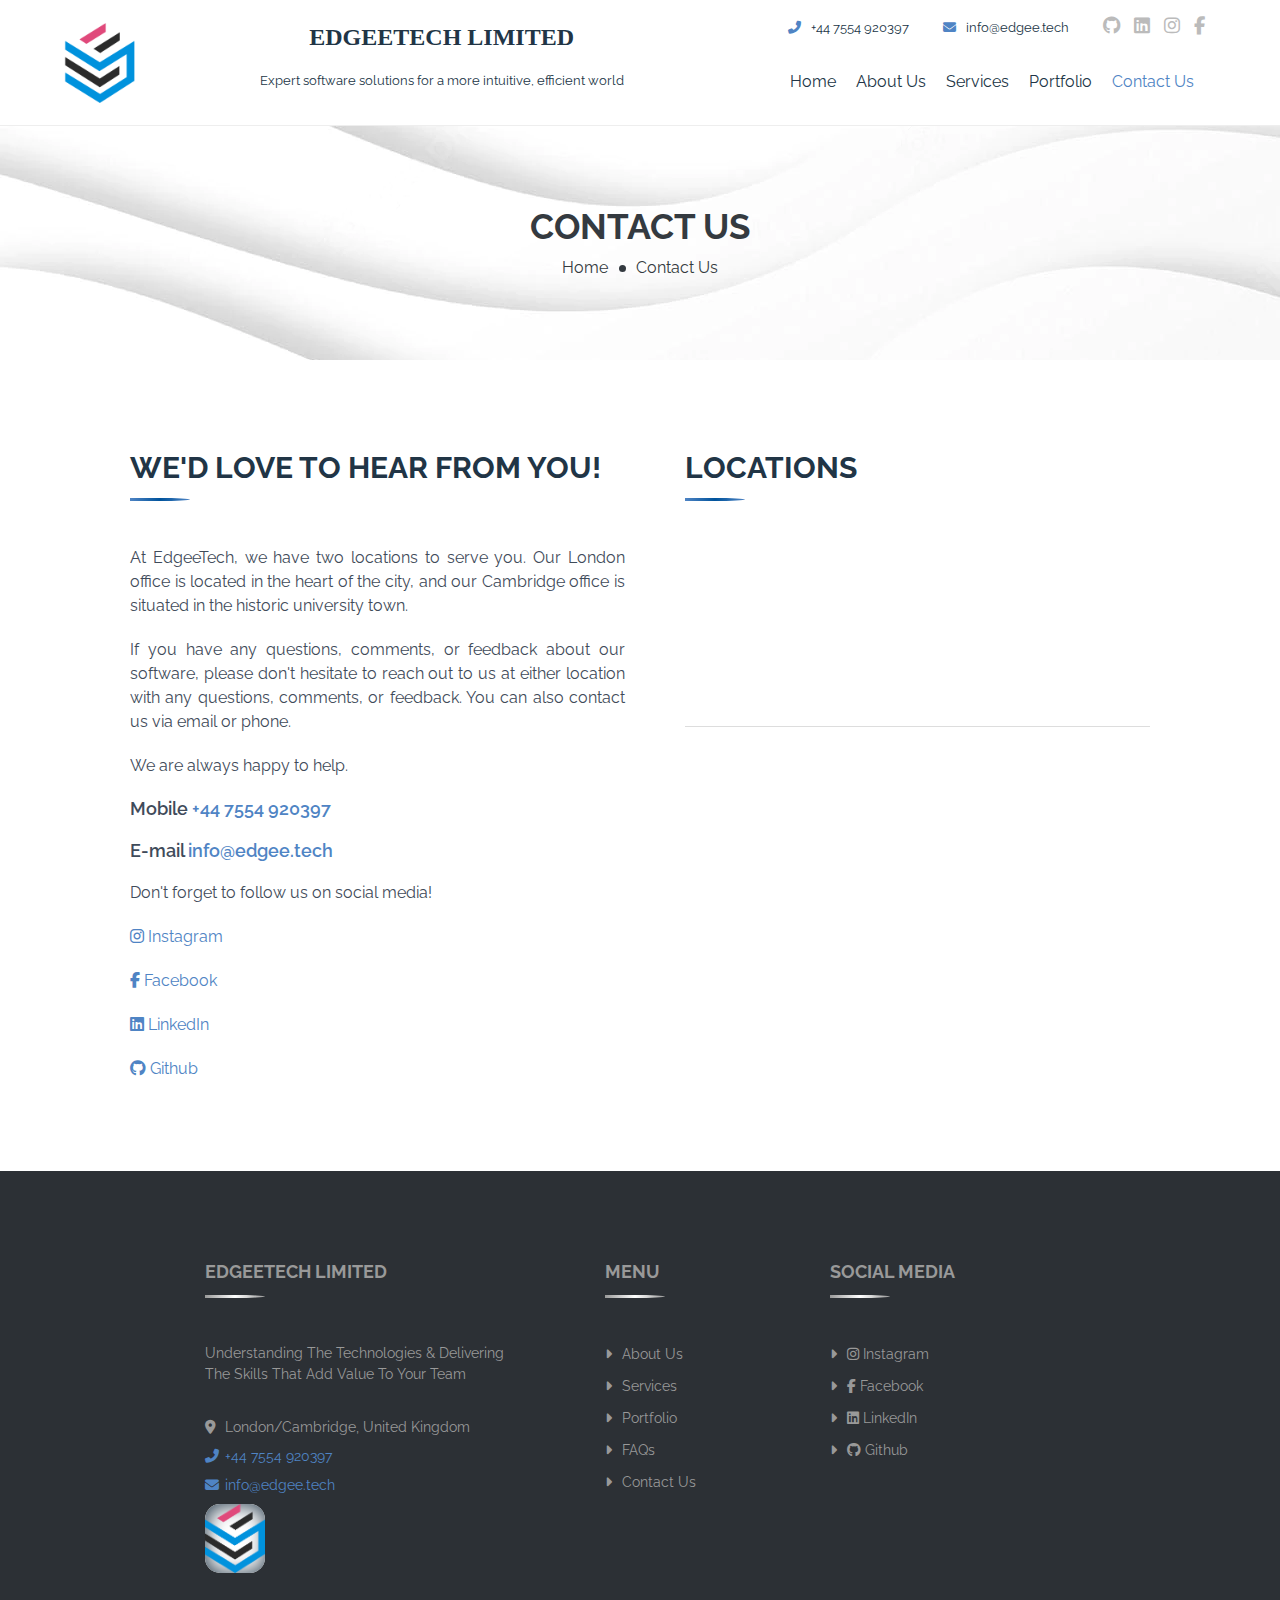
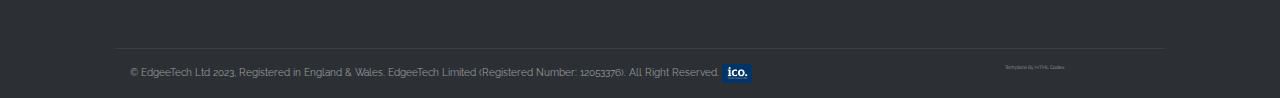
<file: public/contact.html>
<!DOCTYPE html>
<html lang="en">
  <head>
    <meta charset="utf-8" />
    <title>Contact Us - EdgeeTech Ltd</title>
    <meta content="width=device-width, initial-scale=1.0" name="viewport" />
    <meta
      name="keywords"
      content="EdgeeTech Softare, UK Based Software Consultancy Company With a Wide Variaty of Services"
    />
    <meta
      content="EdgeeTech Limited is a software consultancy company founded by Ahmet Selcuk Ozyurt in 2019. The company provides expert guidance and services to clients looking to improve their software systems and infrastructure. With a team of highly skilled and experienced software professionals, EdgeeTech Limited helps clients navigate the complex world of software development, ensuring that their projects are delivered on time and to the highest quality standards. Whether you're looking to build a new software application from scratch or need help maintaining and updating an existing system, EdgeeTech Limited has the knowledge and expertise to help you succeed."
      name="description"
    />

    <!-- Favicon -->
    <link href="favicon.ico" rel="icon" />
    <link rel="apple-touch-icon" sizes="180x180" href="/apple-touch-icon.png" />
    <link rel="icon" type="image/png" sizes="32x32" href="favicon-32x32.png">
    <link rel="icon" type="image/png" sizes="16x16" href="favicon-16x16.png">
    <link rel="mask-icon" href="/safari-pinned-tab.svg" color="#5bbad5" />
    <meta name="msapplication-TileColor" content="#54e3d0" />
    <meta name="theme-color" content="#ffffff" />

    <!-- Google Font -->
    <link
      href="https://fonts.googleapis.com/css2?family=Raleway:wght@100;200;300;400;500;600;700;800;900&display=swap"
      rel="stylesheet"
    />

    <!-- CSS Libraries -->
    <link
      href="https://stackpath.bootstrapcdn.com/bootstrap/4.4.1/css/bootstrap.min.css"
      rel="stylesheet"
    />
    <link
      href="https://cdnjs.cloudflare.com/ajax/libs/font-awesome/6.2.1/css/all.min.css"
      rel="stylesheet"
    />
    <link href="lib/slick/slick.css" rel="stylesheet" />
    <link href="lib/lightbox/css/lightbox.min.css" rel="stylesheet" />

    <!-- Template Stylesheet -->
    <link href="css/style.css" rel="stylesheet" />
  </head>

  <body>
    <div class="wrapper">
      <!-- Header Start -->
      <div class="header">
        <div class="container-fluid">
          <div class="row align-items-center">
            <div class="col-lg-2">
              <div class="brand">
                <a href="index.html">
                  <img
                    src="img/logo2.png"
                    alt="EdgeeTech Limited"
                    style="width: 80px"
                  />
                </a>
              </div>
            </div>
            <div class="col-lg-4">
              <p
                style="
                  font-weight: bold;
                  font-family: Copperplate Gothic Light;
                  font-size: x-large;
                  text-align: center;
                "
              >
                EDGEETECH LIMITED
              </p>
              <p style="text-align: center; font-size: small">
                Expert software solutions for a more intuitive, efficient world
              </p>
            </div>
            <div class="col-lg-6">
              <div class="topbar">
                <div class="topbar-col">
                  <a href="tel:+447554920397"
                    ><i class="fa fa-phone-alt"></i>+44 7554 920397</a
                  >
                </div>
                <div class="topbar-col">
                  <a
                    href="&#109;a&#105;l&#116;&#111;:&#105;&#110;&#102;&#111;&#64;&#101;&#100;&#103;&#101;&#101;&#46;&#116;&#101;&#99;&#104;"
                    ><i class="fa fa-envelope"></i>info@edgee.tech</a
                  >
                </div>
                <div class="topbar-col">
                  <div class="topbar-social">
                    <a href="https://www.github.com/edgeetech/" target="_blank"
                      ><i class="fab fa-github"></i
                    ></a>
                    <a
                      href="https://www.linkedin.com/company/edgeetech/"
                      target="_blank"
                      ><i class="fab fa-linkedin"></i
                    ></a>
                    <a
                      href="https://www.instagram.com/edgeetech"
                      target="_blank"
                      ><i class="fab fa-instagram"></i
                    ></a>
                    <a href="https://www.facebook.com/edgeetech" target="_blank"
                      ><i class="fab fa-facebook-f"></i
                    ></a>
                  </div>
                </div>
              </div>
              <div class="navbar navbar-expand-lg bg-light navbar-light">
                <a href="#" class="navbar-brand">MENU</a>
                <button
                  type="button"
                  class="navbar-toggler"
                  data-toggle="collapse"
                  data-target="#navbarCollapse"
                >
                  <span class="navbar-toggler-icon"></span>
                </button>

                <div
                  class="collapse navbar-collapse justify-content-between"
                  id="navbarCollapse"
                >
                  <div class="navbar-nav ml-auto">
                    <a href="index.html" class="nav-item nav-link">Home</a>
                    <a href="about.html" class="nav-item nav-link">About Us</a>
                    <a href="services.html" class="nav-item nav-link"
                      >Services</a
                    >
                    <a href="portfolio.html" class="nav-item nav-link"
                      >Portfolio</a
                    >
                    <a href="contact.html" class="nav-item nav-link active"
                      >Contact Us</a
                    >
                    <!-- <a href="https://htmlcodex.com/bootstrap-agency-template" class="btn"><i class="fa fa-download"></i>Download Now</a> -->
                  </div>
                </div>
              </div>
            </div>
          </div>
        </div>
      </div>
      <!-- Header End -->

      <!-- Page Header Start -->
      <div class="page-header">
        <div class="container">
          <div class="row">
            <div class="col-12">
              <h2>Contact Us</h2>
            </div>
            <div class="col-12">
              <a href="index.html">Home</a>
              <a href="contact.html">Contact Us</a>
            </div>
          </div>
        </div>
      </div>
      <!-- Page Header End -->

      <!-- Contact Start -->
      <div class="contact">
        <div class="container">
          <div class="row">
            <div class="col-md-6">
              <h2 class="section-title">We'd love to hear from you!</h2>
              <div class="contact-info">
                <p class="justify-text">
                  At EdgeeTech, we have two locations to serve you. Our London
                  office is located in the heart of the city, and our Cambridge
                  office is situated in the historic university town.
                </p>

                <p class="justify-text">
                  If you have any questions, comments, or feedback about our
                  software, please don't hesitate to reach out to us at either
                  location with any questions, comments, or feedback. You can
                  also contact us via email or phone.
                </p>
                <p class="justify-text">We are always happy to help.</p>
                <h3>Mobile <a href="tel:+447554920397">+44 7554 920397</a></h3>
                <h3>
                  E-mail
                  <a
                    href="&#109;a&#105;l&#116;&#111;:&#105;&#110;&#102;&#111;&#64;&#101;&#100;&#103;&#101;&#101;&#46;&#116;&#101;&#99;&#104;"
                    >info@edgee.tech</a
                  >
                </h3>
                <p>Don't forget to follow us on social media!</p>

                <p>
                  <a href="https://www.instagram.com/edgeetech" target="_blank"
                    ><i class="fab fa-instagram"></i> Instagram</a
                  >
                </p>
                <p>
                  <a href="https://www.facebook.com/edgeetech" target="_blank"
                    ><i class="fab fa-facebook-f"></i> Facebook
                  </a>
                </p>
                <p>
                  <a
                    href="https://www.linkedin.com/company/edgeetech/"
                    target="_blank"
                    ><i class="fab fa-linkedin"></i> LinkedIn
                  </a>
                </p>
                <p>
                  <a href="https://www.github.com/edgeetech/" target="_blank"
                    ><i class="fab fa-github"></i> Github
                  </a>
                </p>
              </div>
            </div>
            <div class="col-md-6">
              <div class="editor-info">
                <h2 class="section-title">Locations</h2>
                <div class="editor-item">
                  <iframe
                    src="https://www.google.com/maps/embed?pb=!1m14!1m12!1m3!1d22408.72905308032!2d-0.10621076524212324!3d51.503944414762245!2m3!1f0!2f0!3f0!3m2!1i1024!2i768!4f13.1!5e0!3m2!1sen!2suk!4v1673481122709!5m2!1sen!2suk"
                    style="border: 0"
                    allowfullscreen=""
                    loading="lazy"
                    referrerpolicy="no-referrer-when-downgrade"
                  ></iframe>
                </div>
                <div class="editor-item">
                  <iframe
                    src="https://www.google.com/maps/embed?pb=!1m14!1m12!1m3!1d5516.688484571339!2d0.13197974885785124!3d52.19605119519226!2m3!1f0!2f0!3f0!3m2!1i1024!2i768!4f13.1!5e0!3m2!1sen!2suk!4v1673480817745!5m2!1sen!2suk"
                    style="border: 0"
                    allowfullscreen=""
                    loading="lazy"
                    referrerpolicy="no-referrer-when-downgrade"
                  ></iframe>
                </div>
              </div>
            </div>
          </div>
        </div>
      </div>
      <!-- Contact End -->

      <!-- Footer Start -->
      <div class="footer">
        <div class="container">
          <div class="row">
            <div class="col-md-5">
              <div class="footer-about">
                <h2>EdgeeTech Limited</h2>

                <p>
                  Understanding The Technologies & Delivering The Skills That
                  Add Value To Your Team
                </p>
                <br />

                <p>
                  <i class="fa fa-map-marker-alt"></i>London/Cambridge, United
                  Kingdom
                </p>
                <p>
                  <a href="tel:+447554920397"
                    ><i class="fa fa-phone-alt"></i>+44 7554 920397</a
                  >
                </p>
                <p>
                  <a
                    href="&#109;a&#105;l&#116;&#111;:&#105;&#110;&#102;&#111;&#64;&#101;&#100;&#103;&#101;&#101;&#46;&#116;&#101;&#99;&#104;"
                    ><i class="fa fa-envelope"></i>info@edgee.tech</a
                  >
                </p>
                <img
                  src="img/logo.png"
                  alt="EdgeeTech Limited"
                  style="
                    width: 60px;
                    background-color: white;
                    box-shadow: inset 1px 1px 20px 0px;
                    border-radius: 15px;
                  "
                />
              </div>
            </div>
            <div class="col-md-3">
              <div class="footer-link">
                <h2>Menu</h2>
                <a href="about.html">About Us</a>
                <a href="services.html">Services</a>
                <a href="portfolio.html">Portfolio</a>
                <a href="index.html#faqs">FAQs</a>
                <a href="contact.html">Contact Us</a>
              </div>
            </div>
            <div class="col-md-4">
              <div class="row">
                <div class="footer-link">
                  <h2>Social Media</h2>
                  <a href="https://www.instagram.com/edgeetech" target="_blank"
                    ><i class="fab fa-instagram"></i> Instagram</a
                  >
                  <a href="https://www.facebook.com/edgeetech" target="_blank"
                    ><i class="fab fa-facebook-f"></i> Facebook
                  </a>
                  <a
                    href="https://www.linkedin.com/company/edgeetech/"
                    target="_blank"
                    ><i class="fab fa-linkedin"></i> LinkedIn
                  </a>
                  <a href="https://www.github.com/edgeetech/" target="_blank"
                    ><i class="fab fa-github"></i> Github
                  </a>
                </div>
              </div>
            </div>
          </div>
        </div>
        <div class="container copyright">
          <div class="row">
            <div class="col-md-10">
              <p>
                &copy;
                <a href="https://www.edgeetech.co.uk">EdgeeTech Ltd</a> 2023,
                Registered in England & Wales. EdgeeTech Limited (Registered
                Number:
                <a
                  href="https://find-and-update.company-information.service.gov.uk/company/12053376"
                  >12053376</a
                >). All Right Reserved.
                <a
                  data-toggle="tooltip"
                  data-placement="top"
                  data-delay="0"
                  href="doc/edgeetech-ico-registration-certificate.pdf"
                  target="_blank"
                >
                  <img
                    title="EdgeeTech ICO Registration Certificate"
                    src="img/logo-ico.png"
                    alt="ico"
                    style="width: 30px"
                  />
                </a>
              </p>
            </div>
            <div class="col-md-2">
              <p style="font-size: 5px">
                Template By <a href="https://htmlcodex.com">HTML Codex</a>
              </p>
            </div>
          </div>
        </div>
      </div>
      <!-- Footer End -->
    </div>

    <!-- JavaScript Libraries -->
    <script src="https://code.jquery.com/jquery-3.4.1.min.js"></script>
    <script src="https://stackpath.bootstrapcdn.com/bootstrap/4.4.1/js/bootstrap.bundle.min.js"></script>
    <script src="lib/slick/slick.min.js"></script>
    <script src="lib/isotope/isotope.pkgd.min.js"></script>
    <script src="lib/lightbox/js/lightbox.min.js"></script>

    <!-- Template Javascript -->
    <script src="js/main.js"></script>
  </body>
</html>
</file>
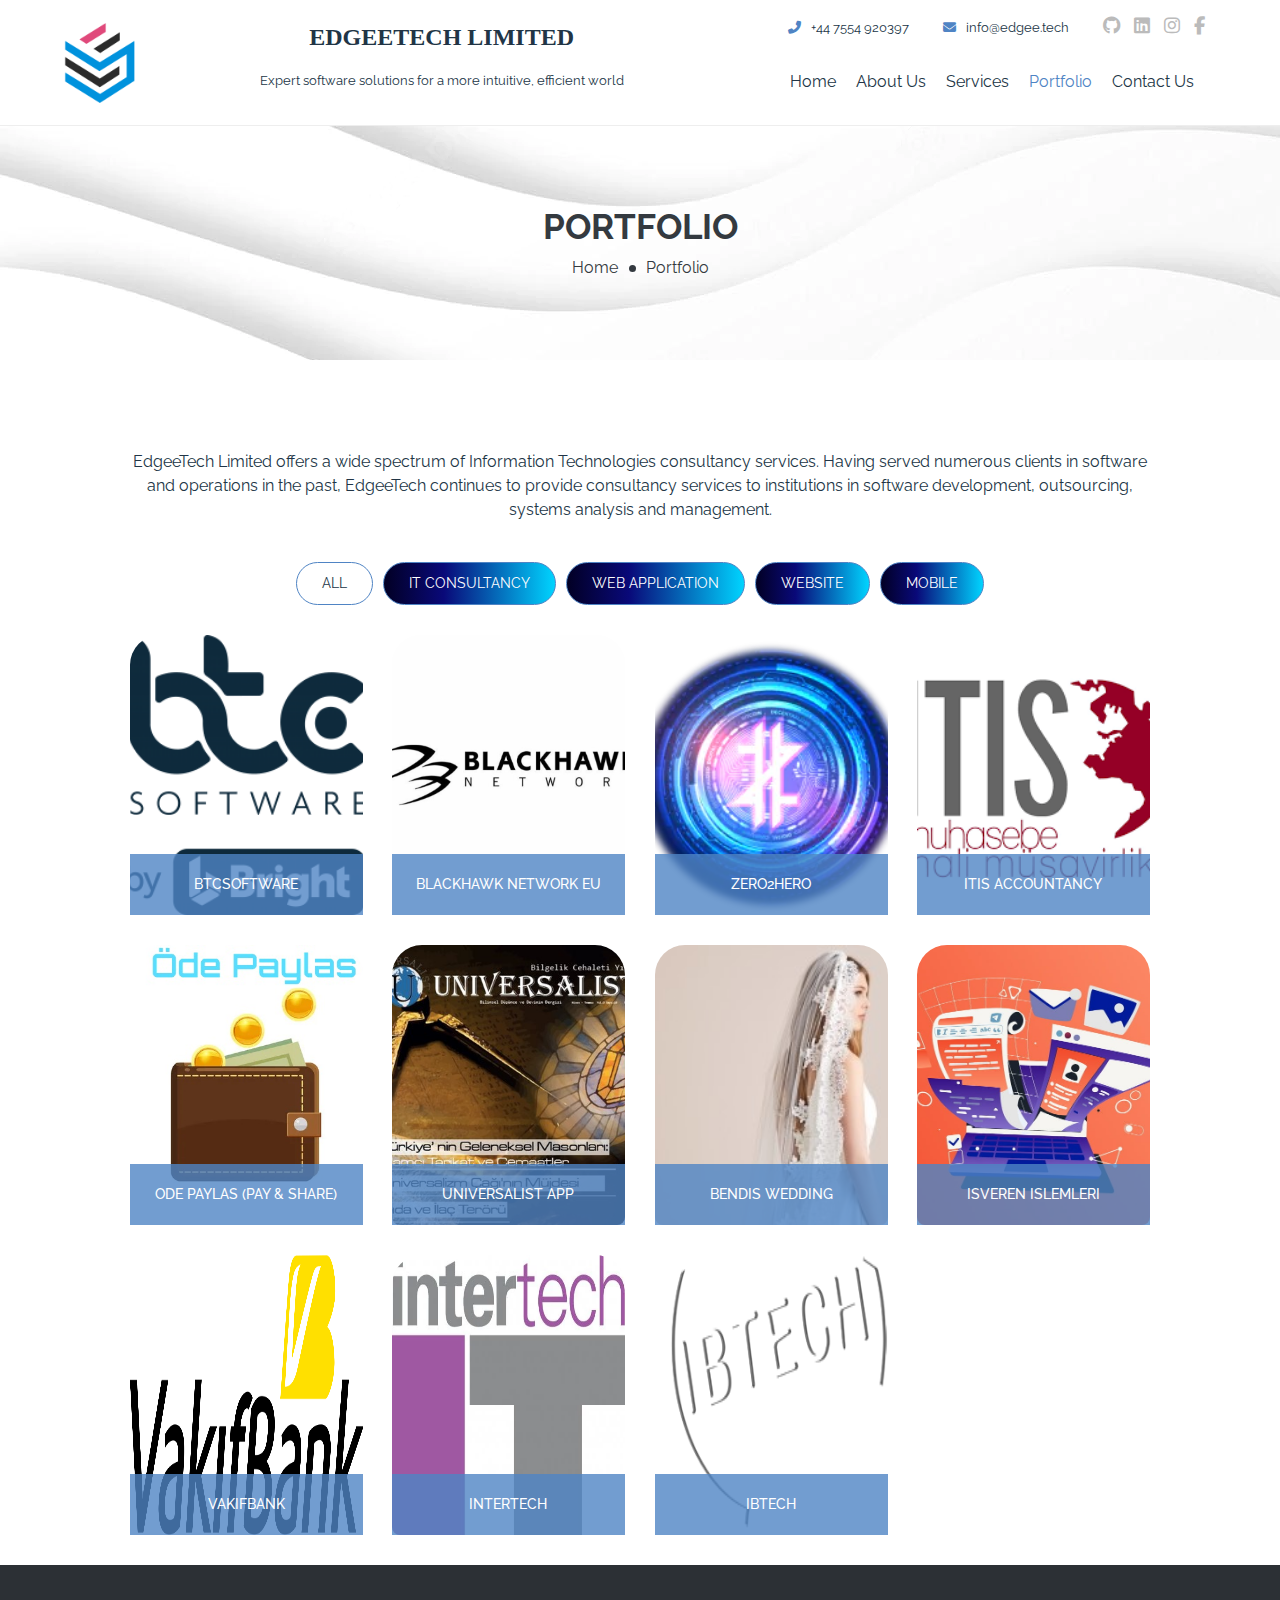
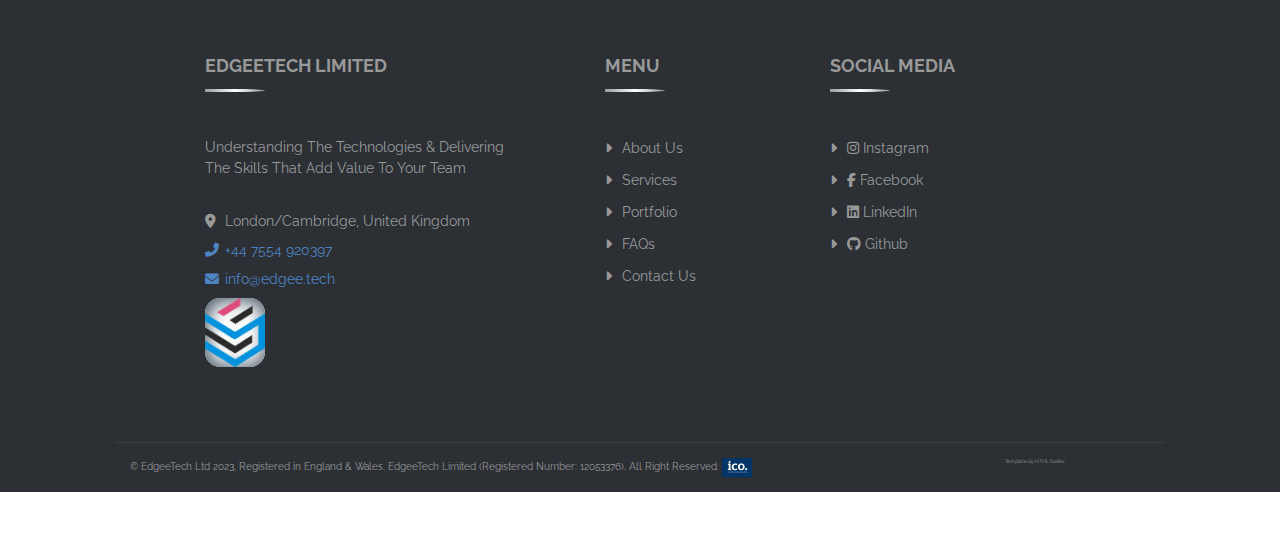
<file: public/portfolio.html>
<!DOCTYPE html>
<html lang="en">
  <head>
    <meta charset="utf-8" />
    <title>Portfolio - EdgeeTech Ltd</title>
    <meta content="width=device-width, initial-scale=1.0" name="viewport" />
    <meta
      name="keywords"
      content="EdgeeTech Softare, UK Based Software Consultancy Company With a Wide Variaty of Services"
    />
    <meta
      content="EdgeeTech Limited is a software consultancy company founded by Ahmet Selcuk Ozyurt in 2019. The company provides expert guidance and services to clients looking to improve their software systems and infrastructure. With a team of highly skilled and experienced software professionals, EdgeeTech Limited helps clients navigate the complex world of software development, ensuring that their projects are delivered on time and to the highest quality standards. Whether you're looking to build a new software application from scratch or need help maintaining and updating an existing system, EdgeeTech Limited has the knowledge and expertise to help you succeed."
      name="description"
    />

    <!-- Favicon -->
    <link href="favicon.ico" rel="icon" />
    <link rel="apple-touch-icon" sizes="180x180" href="/apple-touch-icon.png" />
    <link rel="icon" type="image/png" sizes="32x32" href="favicon-32x32.png" />
    <link rel="icon" type="image/png" sizes="16x16" href="favicon-16x16.png" />
    <link rel="mask-icon" href="/safari-pinned-tab.svg" color="#5bbad5" />
    <meta name="msapplication-TileColor" content="#54e3d0" />
    <meta name="theme-color" content="#ffffff" />

    <!-- Google Font -->
    <link
      href="https://fonts.googleapis.com/css2?family=Raleway:wght@100;200;300;400;500;600;700;800;900&display=swap"
      rel="stylesheet"
    />

    <!-- CSS Libraries -->
    <link
      href="https://stackpath.bootstrapcdn.com/bootstrap/4.4.1/css/bootstrap.min.css"
      rel="stylesheet"
    />
    <link
      href="https://cdnjs.cloudflare.com/ajax/libs/font-awesome/6.2.1/css/all.min.css"
      rel="stylesheet"
    />
    <link href="lib/slick/slick.css" rel="stylesheet" />
    <link href="lib/lightbox/css/lightbox.min.css" rel="stylesheet" />

    <!-- Template Stylesheet -->
    <link href="css/style.css" rel="stylesheet" />
  </head>

  <body>
    <div class="wrapper">
      <!-- Header Start -->
      <div class="header">
        <div class="container-fluid">
          <div class="row align-items-center">
            <div class="col-lg-2">
              <div class="brand">
                <a href="index.html">
                  <img
                    src="img/logo2.png"
                    alt="EdgeeTech Limited"
                    style="width: 80px"
                  />
                </a>
              </div>
            </div>
            <div class="col-lg-4">
              <p
                style="
                  font-weight: bold;
                  font-family: Copperplate Gothic Light;
                  font-size: x-large;
                  text-align: center;
                "
              >
                EDGEETECH LIMITED
              </p>
              <p style="text-align: center; font-size: small">
                Expert software solutions for a more intuitive, efficient world
              </p>
            </div>
            <div class="col-lg-6">
              <div class="topbar">
                <div class="topbar-col">
                  <a href="tel:+447554920397"
                    ><i class="fa fa-phone-alt"></i>+44 7554 920397</a
                  >
                </div>
                <div class="topbar-col">
                  <a
                    href="&#109;a&#105;l&#116;&#111;:&#105;&#110;&#102;&#111;&#64;&#101;&#100;&#103;&#101;&#101;&#46;&#116;&#101;&#99;&#104;"
                    ><i class="fa fa-envelope"></i>info@edgee.tech</a
                  >
                </div>
                <div class="topbar-col">
                  <div class="topbar-social">
                    <a href="https://www.github.com/edgeetech/" target="_blank"
                      ><i class="fab fa-github"></i
                    ></a>
                    <a
                      href="https://www.linkedin.com/company/edgeetech/"
                      target="_blank"
                      ><i class="fab fa-linkedin"></i
                    ></a>
                    <a
                      href="https://www.instagram.com/edgeetech"
                      target="_blank"
                      ><i class="fab fa-instagram"></i
                    ></a>
                    <a href="https://www.facebook.com/edgeetech" target="_blank"
                      ><i class="fab fa-facebook-f"></i
                    ></a>
                  </div>
                </div>
              </div>
              <div class="navbar navbar-expand-lg bg-light navbar-light">
                <a href="#" class="navbar-brand">MENU</a>
                <button
                  type="button"
                  class="navbar-toggler"
                  data-toggle="collapse"
                  data-target="#navbarCollapse"
                >
                  <span class="navbar-toggler-icon"></span>
                </button>

                <div
                  class="collapse navbar-collapse justify-content-between"
                  id="navbarCollapse"
                >
                  <div class="navbar-nav ml-auto">
                    <a href="index.html" class="nav-item nav-link">Home</a>
                    <a href="about.html" class="nav-item nav-link">About Us</a>
                    <a href="services.html" class="nav-item nav-link"
                      >Services</a
                    >
                    <a href="portfolio.html" class="nav-item nav-link active"
                      >Portfolio</a
                    >
                    <a href="contact.html" class="nav-item nav-link"
                      >Contact Us</a
                    >
                    <!-- <a href="https://htmlcodex.com/bootstrap-agency-template" class="btn"><i class="fa fa-download"></i>Download Now</a> -->
                  </div>
                </div>
              </div>
            </div>
          </div>
        </div>
      </div>
      <!-- Header End -->

      <!-- Page Header Start -->
      <div class="page-header">
        <div class="container">
          <div class="row">
            <div class="col-12">
              <h2>Portfolio</h2>
            </div>
            <div class="col-12">
              <a href="index.html">Home</a>
              <a href="portfolio.html">Portfolio</a>
            </div>
          </div>
        </div>
      </div>
      <!-- Page Header End -->

      <!-- Portfolio Start -->
      <div class="portfolio">
        <div class="container">
          <div style="text-align: center;margin-bottom: 50px;">
            <p>
              EdgeeTech Limited offers a wide spectrum of Information Technologies consultancy services. 
              Having served numerous clients in software and operations in the past, EdgeeTech continues to provide consultancy services to institutions in software development, outsourcing, systems analysis and management.
            </p>
          </div>
          <div class="row">
            <div class="col-12">
              <ul id="portfolio-flters">
                <li data-filter="*" class="filter-active">All</li>
                <li data-filter=".it-consultancy">IT Consultancy</li>
                <li data-filter=".web-app">Web Application</li>
                <li data-filter=".website">Website</li>
                <li data-filter=".mobile">Mobile</li>
              </ul>
            </div>
          </div>
          <div class="row portfolio-container">
            <div class="col-lg-3 col-md-6 col-sm-6 portfolio-item web-app it-consultancy">
              <div class="portfolio-wrap">
                <figure>
                  <img src="img/btcbybright.png" alt="btcsoftware, bright" />
                  <!-- <a
                    href="img/portfolio-1.jpg"
                    class="link-preview"
                    data-lightbox="portfolio"
                    > --><i class="fa fa-eye"></i
                  ></a>
                  <a
                    href="https://www.btcsoftware.co.uk"
                    target="_blank"
                    style="right: 40%"
                    class="link-details"
                    ><i class="fa fa-link"></i
                  ></a>
                  <a class="portfolio-title" href="#">btcsoftware</a>
                </figure>
              </div>
            </div>

            <div class="col-lg-3 col-md-6 col-sm-6 portfolio-item web-app it-consultancy">
              <div class="portfolio-wrap">
                <figure>
                  <img src="img/portfolio-7.jpg" alt="zero2hero, education and training platform" />
                  <!-- <a
                    href="img/portfolio-1.jpg"
                    class="link-preview"
                    data-lightbox="portfolio"
                    > --><i class="fa fa-eye"></i
                  ></a>
                  <a
                    href="http://www.blackhawknetworkeurope.com/"
                    target="_blank"
                    style="right: 40%"
                    class="link-details"
                    ><i class="fa fa-link"></i
                  ></a>
                  <a class="portfolio-title" href="#">Blackhawk Network EU</a>
                </figure>
              </div>
            </div>


            <div class="col-lg-3 col-md-6 col-sm-6 portfolio-item web-app website mobile">
              <div class="portfolio-wrap">
                <figure>
                  <img src="img/portfolio-1.jpg" alt="zero2hero, education and training platform" />
                  <!-- <a
                    href="img/portfolio-1.jpg"
                    class="link-preview"
                    data-lightbox="portfolio"
                    > --><i class="fa fa-eye"></i
                  ></a>
                  <a
                    href="https://www.zero2hero.net"
                    target="_blank"
                    style="right: 40%"
                    class="link-details"
                    ><i class="fa fa-link"></i
                  ></a>
                  <a class="portfolio-title" href="#">zero2hero</a>
                </figure>
              </div>
            </div>
            <div class="col-lg-3 col-md-6 col-sm-6 portfolio-item website">
              <div class="portfolio-wrap">
                <figure>
                  <img src="img/portfolio-2.jpg" alt="ITIS Musavirlik, ITIS Chartered Accountancy" />
                  <!-- <a
                    href="img/portfolio-2.jpg"
                    class="link-preview"
                    data-lightbox="portfolio"
                    ><i class="fa fa-eye"></i
                  ></a> -->
                  <a
                    href="https://www.itismusavirlik.com"
                    target="_blank"
                    style="right: 40%"
                    class="link-details"
                    ><i class="fa fa-link"></i
                  ></a>
                  <a class="portfolio-title" href="#">ITIS Accountancy</a>
                </figure>
              </div>
            </div>
            <div class="col-lg-3 col-md-6 col-sm-6 portfolio-item website mobile web-app">
              <div class="portfolio-wrap">
                <figure>
                  <img src="img/portfolio-3.jpg" alt="Ode Paylas (Pay & Share)" />
                  <!-- <a
                    href="img/portfolio-3.jpg"
                    class="link-preview"
                    data-lightbox="portfolio"
                    ><i class="fa fa-eye"></i
                  ></a> -->
                  <a
                    href="http://www.odepaylas.com"
                    target="_blank"
                    style="right: 40%"
                    class="link-details"
                    ><i class="fa fa-link"></i
                  ></a>
                  <a class="portfolio-title" href="#">Ode Paylas (Pay & Share)</a>
                </figure>
              </div>
            </div>
            <div class="col-lg-3 col-md-6 col-sm-6 portfolio-item mobile">
              <div class="portfolio-wrap">
                <figure>
                  <img src="img/portfolio-4.jpg" alt="Universalist Magazine" />
                  <a
                    href="https://github.com/asozyurt/universalistDergiRc" target="_blank"
                    class="link-preview"
                    data-lightbox="portfolio"
                    ><i class="fab fa-github"></i
                  ></a>
                  <a
                  href="https://play.google.com/store/apps/details?id=com.harweast.universalistDergi&hl=es_PY"
                  target="_blank"
                  class="link-details"
                  ><i class="fa fa-link"></i
                ></a>
                  <a class="portfolio-title" href="#">Universalist App</a>
                </figure>
              </div>
            </div>
            <div class="col-lg-3 col-md-6 col-sm-6 portfolio-item website web-app">
              <div class="portfolio-wrap">
                <figure>
                  <img src="img/portfolio-5.jpg" alt="Bendisposa Website" />
                  <a
                    href="https://www.bendisposa.com/"
                    target="_blank"
                    style="right: 40%"
                    class="link-details"
                    ><i class="fa fa-link"></i
                  ></a>
                  <a class="portfolio-title" href="#">Bendis Wedding</a>
                </figure>
              </div>
            </div>
            <div class="col-lg-3 col-md-6 col-sm-6 portfolio-item website">
              <div class="portfolio-wrap">
                <figure>
                  <img src="img/portfolio-6.jpg" alt="Isveren Islemleri" />
                  <a
                  href="http://www.isverenislemleri.com/"
                  target="_blank"
                  style="right: 40%"
                  class="link-details"
                  ><i class="fa fa-link"></i
                ></a>
                  <a class="portfolio-title" href="#">Isveren Islemleri</a>
                </figure>
              </div>
            </div>

            <div class="col-lg-3 col-md-6 col-sm-6 portfolio-item it-consultancy">
              <div class="portfolio-wrap">
                <figure>
                  <img src="img/vakifbank.png" alt="Vakifbank" style="object-fit: fill;" />
                  <a
                  href="https://www.vakifbank.com.tr/"
                  target="_blank"
                  style="right: 40%"
                  class="link-details"
                  ><i class="fa fa-link"></i
                ></a>
                  <a class="portfolio-title" href="#">Vakifbank</a>
                </figure>
              </div>
            </div>

            <div class="col-lg-3 col-md-6 col-sm-6 portfolio-item it-consultancy">
              <div class="portfolio-wrap">
                <figure>
                  <img src="img/intertech.jpg" alt="Intertech" style="object-fit: fill;" />
                  <a
                  href="https://www.intertech.com.tr/"
                  target="_blank"
                  style="right: 40%"
                  class="link-details"
                  ><i class="fa fa-link"></i
                ></a>
                  <a class="portfolio-title" href="#">Intertech</a>
                </figure>
              </div>
            </div>

            <div class="col-lg-3 col-md-6 col-sm-6 portfolio-item it-consultancy">
              <div class="portfolio-wrap">
                <figure>
                  <img src="img/ibtech.png" alt="Ibtech" style="object-fit: fill;" />
                  <a
                  href="https://www.ibtech.com.tr/"
                  target="_blank"
                  style="right: 40%"
                  class="link-details"
                  ><i class="fa fa-link"></i
                ></a>
                  <a class="portfolio-title" href="#">Ibtech</a>
                </figure>
              </div>
            </div>
            
        </div>
      </div>
      <!-- Portfolio Start -->

      <!-- Footer Start -->
      <div class="footer">
        <div class="container">
          <div class="row">
            <div class="col-md-5">
              <div class="footer-about">
                <h2>EdgeeTech Limited</h2>

                <p>
                  Understanding The Technologies & Delivering The Skills That
                  Add Value To Your Team
                </p>
                <br />

                <p>
                  <i class="fa fa-map-marker-alt"></i>London/Cambridge, United
                  Kingdom
                </p>
                <p>
                  <a href="tel:+447554920397"
                    ><i class="fa fa-phone-alt"></i>+44 7554 920397</a
                  >
                </p>
                <p>
                  <a
                    href="&#109;a&#105;l&#116;&#111;:&#105;&#110;&#102;&#111;&#64;&#101;&#100;&#103;&#101;&#101;&#46;&#116;&#101;&#99;&#104;"
                    ><i class="fa fa-envelope"></i>info@edgee.tech</a
                  >
                </p>
                <img
                  src="img/logo.png"
                  alt="EdgeeTech Limited"
                  style="
                    width: 60px;
                    background-color: white;
                    box-shadow: inset 1px 1px 20px 0px;
                    border-radius: 15px;
                  "
                />
              </div>
            </div>
            <div class="col-md-3">
              <div class="footer-link">
                <h2>Menu</h2>
                <a href="about.html">About Us</a>
                <a href="services.html">Services</a>
                <a href="portfolio.html">Portfolio</a>
                <a href="index.html#faqs">FAQs</a>
                <a href="contact.html">Contact Us</a>
              </div>
            </div>
            <div class="col-md-4">
              <div class="row">
                <div class="footer-link">
                  <h2>Social Media</h2>
                  <a href="https://www.instagram.com/edgeetech" target="_blank"
                    ><i class="fab fa-instagram"></i> Instagram</a
                  >
                  <a href="https://www.facebook.com/edgeetech" target="_blank"
                    ><i class="fab fa-facebook-f"></i> Facebook
                  </a>
                  <a
                    href="https://www.linkedin.com/company/edgeetech/"
                    target="_blank"
                    ><i class="fab fa-linkedin"></i> LinkedIn
                  </a>
                  <a href="https://www.github.com/edgeetech/" target="_blank"
                    ><i class="fab fa-github"></i> Github
                  </a>
                </div>
              </div>
            </div>
          </div>
        </div>
        <div class="container copyright">
          <div class="row">
            <div class="col-md-10">
              <p>
                &copy;
                <a href="https://www.edgeetech.co.uk">EdgeeTech Ltd</a> 2023,
                Registered in England & Wales. EdgeeTech Limited (Registered
                Number:
                <a
                  href="https://find-and-update.company-information.service.gov.uk/company/12053376"
                  >12053376</a
                >). All Right Reserved.
                <a
                  data-toggle="tooltip"
                  data-placement="top"
                  data-delay="0"
                  href="doc/edgeetech-ico-registration-certificate.pdf"
                  target="_blank"
                >
                  <img
                    title="EdgeeTech ICO Registration Certificate"
                    src="img/logo-ico.png"
                    alt="ico"
                    style="width: 30px"
                  />
                </a>
              </p>
            </div>
            <div class="col-md-2">
              <p style="font-size: 5px">
                Template By <a href="https://htmlcodex.com">HTML Codex</a>
              </p>
            </div>
          </div>
        </div>
      </div>
      <!-- Footer End -->
    </div>

    <!-- JavaScript Libraries -->
    <script src="https://code.jquery.com/jquery-3.4.1.min.js"></script>
    <script src="https://stackpath.bootstrapcdn.com/bootstrap/4.4.1/js/bootstrap.bundle.min.js"></script>
    <script src="lib/slick/slick.min.js"></script>
    <script src="lib/isotope/isotope.pkgd.min.js"></script>
    <script src="lib/lightbox/js/lightbox.min.js"></script>

    <!-- Template Javascript -->
    <script src="js/main.js"></script>
  </body>
</html>
</file>
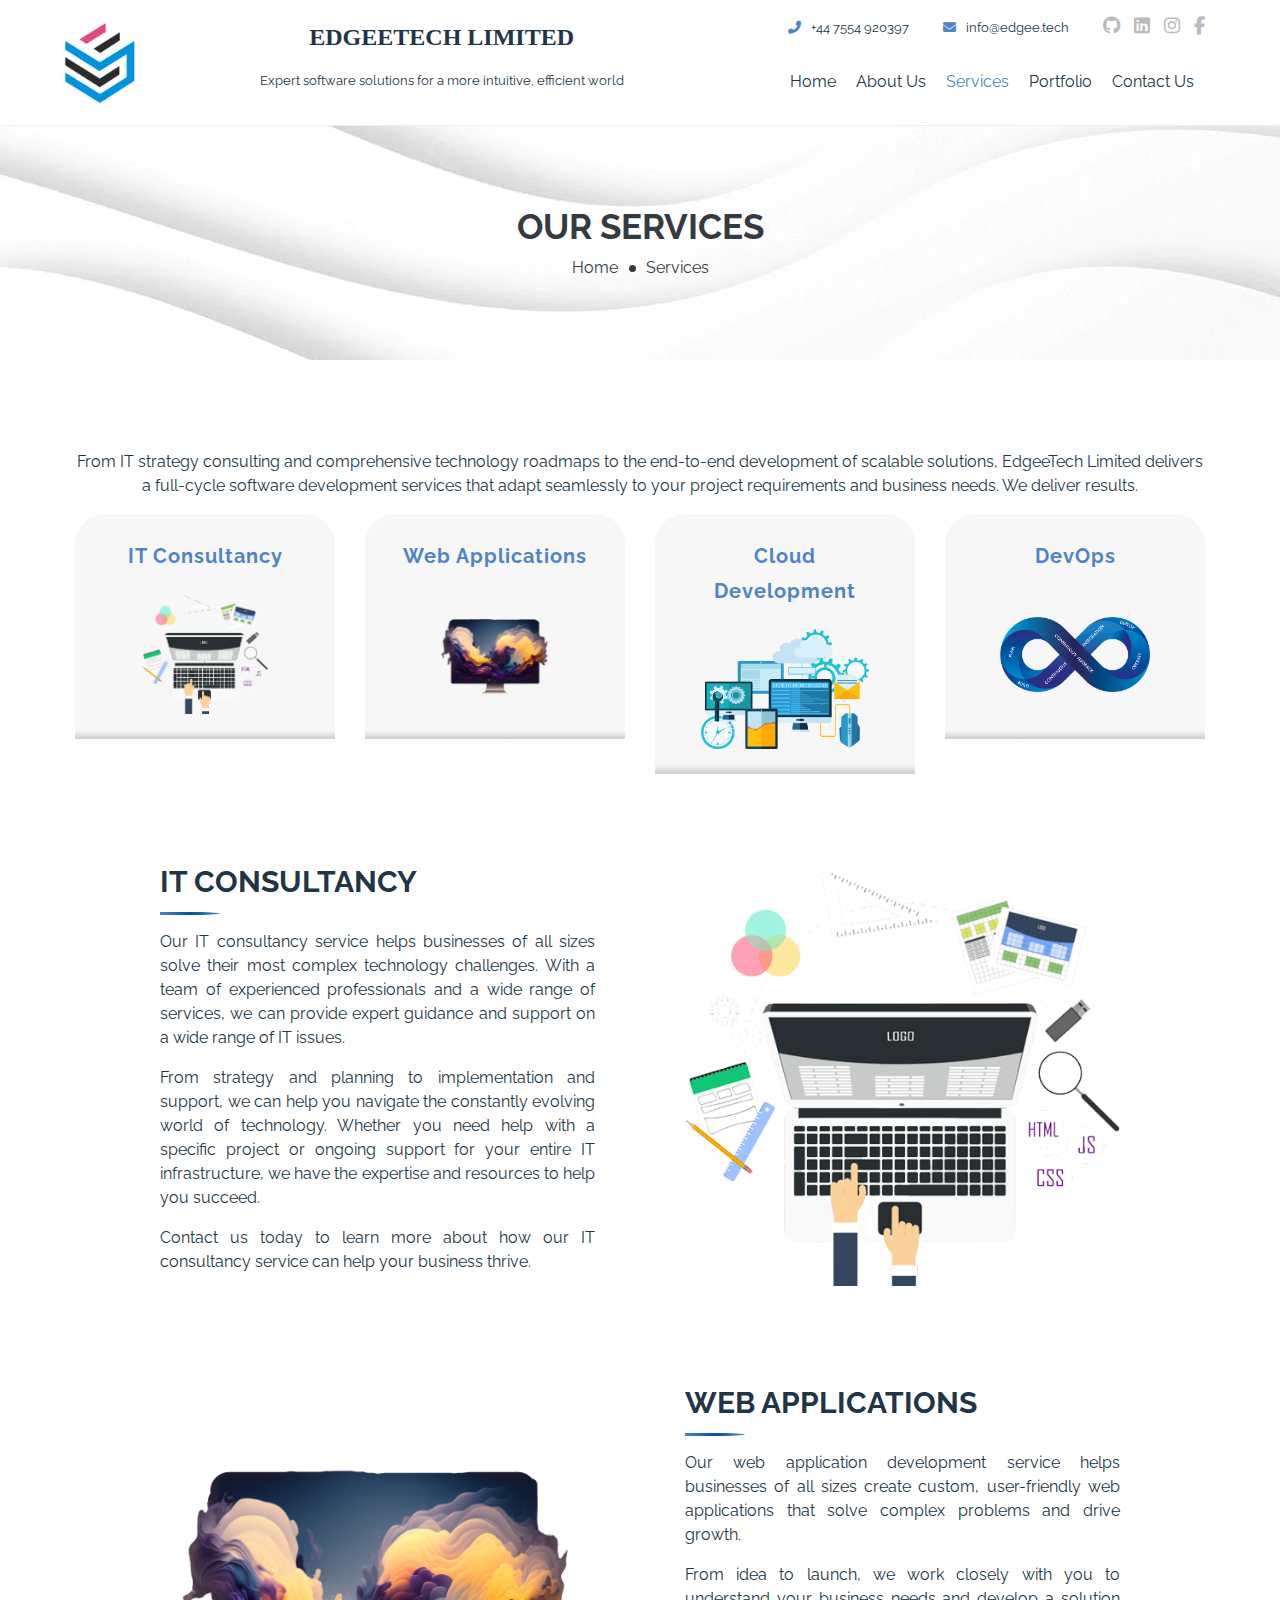
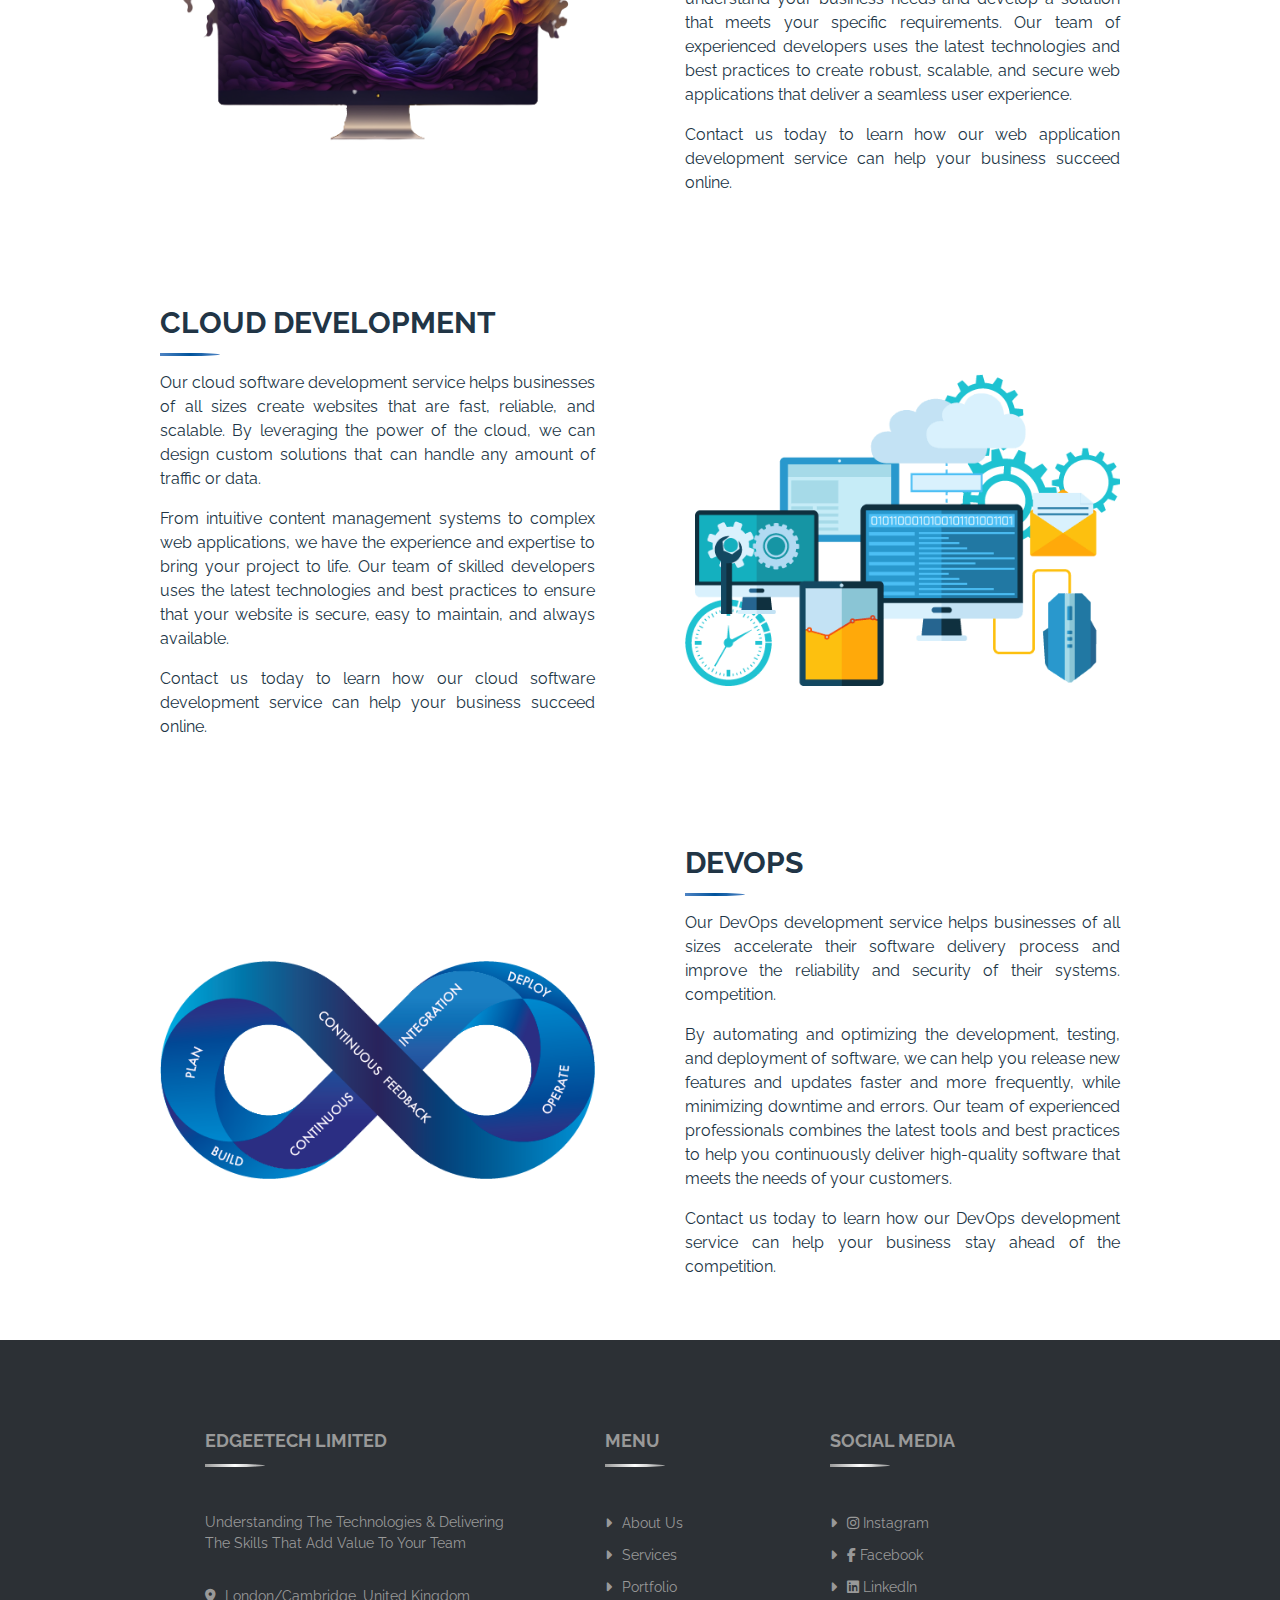
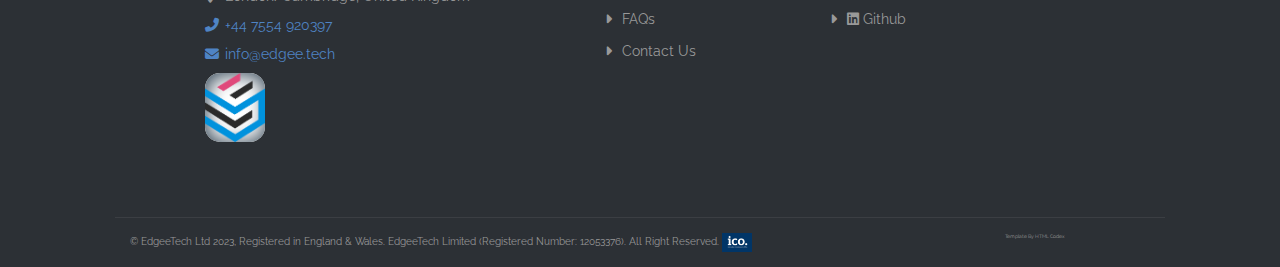
<file: public/services.html>
<!DOCTYPE html>
<html lang="en">
  <head>
    <meta charset="utf-8" />
    <title>Services - EdgeeTech Ltd</title>
    <meta content="width=device-width, initial-scale=1.0" name="viewport" />
    <meta
      name="keywords"
      content="EdgeeTech Softare, UK Based Software Consultancy Company With a Wide Variaty of Services"
    />
    <meta
      content="EdgeeTech Limited is a software consultancy company founded by Ahmet Selcuk Ozyurt in 2019. The company provides expert guidance and services to clients looking to improve their software systems and infrastructure. With a team of highly skilled and experienced software professionals, EdgeeTech Limited helps clients navigate the complex world of software development, ensuring that their projects are delivered on time and to the highest quality standards. Whether you're looking to build a new software application from scratch or need help maintaining and updating an existing system, EdgeeTech Limited has the knowledge and expertise to help you succeed."
      name="description"
    />

    <!-- Favicon -->
    <link href="favicon.ico" rel="icon" />
    <link rel="apple-touch-icon" sizes="180x180" href="/apple-touch-icon.png" />
    <link rel="icon" type="image/png" sizes="32x32" href="favicon-32x32.png">
    <link rel="icon" type="image/png" sizes="16x16" href="favicon-16x16.png">
    <link rel="mask-icon" href="/safari-pinned-tab.svg" color="#5bbad5" />
    <meta name="msapplication-TileColor" content="#54e3d0" />
    <meta name="theme-color" content="#ffffff" />

    <!-- Google Font -->
    <link
      href="https://fonts.googleapis.com/css2?family=Raleway:wght@100;200;300;400;500;600;700;800;900&display=swap"
      rel="stylesheet"
    />

    <!-- CSS Libraries -->
    <link
      href="https://stackpath.bootstrapcdn.com/bootstrap/4.4.1/css/bootstrap.min.css"
      rel="stylesheet"
    />
    <link
      href="https://cdnjs.cloudflare.com/ajax/libs/font-awesome/6.2.1/css/all.min.css"
      rel="stylesheet"
    />
    <link href="lib/slick/slick.css" rel="stylesheet" />
    <link href="lib/lightbox/css/lightbox.min.css" rel="stylesheet" />

    <!-- Template Stylesheet -->
    <link href="css/style.css" rel="stylesheet" />
  </head>
  <body>
    <div class="wrapper">
      <!-- Header Start -->
      <div class="header">
        <div class="container-fluid">
          <div class="row align-items-center">
            <div class="col-lg-2">
              <div class="brand">
                <a href="index.html">
                  <img
                    src="img/logo2.png"
                    alt="EdgeeTech Limited"
                    style="width: 80px"
                  />
                </a>
              </div>
            </div>
            <div class="col-lg-4">
              <p
                style="
                  font-weight: bold;
                  font-family: Copperplate Gothic Light;
                  font-size: x-large;
                  text-align: center;
                "
              >
                EDGEETECH LIMITED
              </p>
              <p style="text-align: center; font-size: small">
                Expert software solutions for a more intuitive, efficient world
              </p>
            </div>
            <div class="col-lg-6">
              <div class="topbar">
                <div class="topbar-col">
                  <a href="tel:+447554920397"
                    ><i class="fa fa-phone-alt"></i>+44 7554 920397</a
                  >
                </div>
                <div class="topbar-col">
                  <a
                    href="&#109;a&#105;l&#116;&#111;:&#105;&#110;&#102;&#111;&#64;&#101;&#100;&#103;&#101;&#101;&#46;&#116;&#101;&#99;&#104;"
                    ><i class="fa fa-envelope"></i>info@edgee.tech</a
                  >
                </div>
                <div class="topbar-col">
                  <div class="topbar-social">
                    <a href="https://www.github.com/edgeetech/" target="_blank"
                      ><i class="fab fa-github"></i
                    ></a>
                    <a
                      href="https://www.linkedin.com/company/edgeetech/"
                      target="_blank"
                      ><i class="fab fa-linkedin"></i
                    ></a>
                    <a
                      href="https://www.instagram.com/edgeetech"
                      target="_blank"
                      ><i class="fab fa-instagram"></i
                    ></a>
                    <a href="https://www.facebook.com/edgeetech" target="_blank"
                      ><i class="fab fa-facebook-f"></i
                    ></a>
                  </div>
                </div>
              </div>
              <div class="navbar navbar-expand-lg bg-light navbar-light">
                <a href="#" class="navbar-brand">MENU</a>
                <button
                  type="button"
                  class="navbar-toggler"
                  data-toggle="collapse"
                  data-target="#navbarCollapse"
                >
                  <span class="navbar-toggler-icon"></span>
                </button>

                <div
                  class="collapse navbar-collapse justify-content-between"
                  id="navbarCollapse"
                >
                  <div class="navbar-nav ml-auto">
                    <a href="index.html" class="nav-item nav-link">Home</a>
                    <a href="about.html" class="nav-item nav-link">About Us</a>
                    <a href="services.html" class="nav-item nav-link active"
                      >Services</a
                    >
                    <a href="portfolio.html" class="nav-item nav-link"
                      >Portfolio</a
                    >
                    <a href="contact.html" class="nav-item nav-link"
                      >Contact Us</a
                    >
                    <!-- <a href="https://htmlcodex.com/bootstrap-agency-template" class="btn"><i class="fa fa-download"></i>Download Now</a> -->
                  </div>
                </div>
              </div>
            </div>
          </div>
        </div>
      </div>
      <!-- Header End -->
      <!-- Page Header Start -->
      <div class="page-header">
        <div class="container">
          <div class="row">
            <div class="col-12">
              <h2>Our Services</h2>
            </div>
            <div class="col-12">
              <a href="index.html">Home</a>
              <a href="services.html">Services</a>
            </div>
          </div>
        </div>
      </div>
      <!-- Page Header End -->

      <!-- Service Start -->
      <div class="service">
        <div class="container-fluid">
          <div style="text-align: center">
            <p>
              From IT strategy consulting and comprehensive technology roadmaps
              to the end-to-end development of scalable solutions, EdgeeTech
              Limited delivers a full-cycle software development services that
              adapt seamlessly to your project requirements and business needs.
              We deliver results.
            </p>
          </div>
          <div class="row">
            <div class="col-lg-3 col-md-6">
              <a href="#it-consultancy">
                <div class="service-item">
                  <h3>IT Consultancy</h3>
                  <img src="img/service-1.png" alt="Service" />
                </div>
              </a>
            </div>
            <div class="col-lg-3 col-md-6">
              <a href="#web-applications">
                <div class="service-item">
                  <h3>Web Applications</h3>
                  <img src="img/web-design.png" alt="Web Applications" />
                </div>
              </a>
            </div>
            <div class="col-lg-3 col-md-6">
              <a href="#cloud-development">
                <div class="service-item">
                  <h3>Cloud Development</h3>
                  <img src="img/service-2.png" alt="Cloud Development" />
                </div>
              </a>
            </div>
            <div class="col-lg-3 col-md-6">
              <a href="#devops"
                ><div class="service-item">
                  <h3>DevOps</h3>
                  <img
                    src="img/devops.png"
                    alt="Service"
                    style="padding: 15px"
                  />
                </div>
              </a>
            </div>
          </div>
        </div>
      </div>
      <!-- Service End -->

      <!-- Service Row Start -->
      <div class="service-row" id="it-consultancy">
        <div class="container">
          <div class="row align-items-center">
            <div class="col-md-6 d-md-none d-block">
              <div class="service-row-img">
                <img src="img/service-1.png" alt="IT Consultancy" />
              </div>
            </div>
            <div class="col-md-6">
              <div class="service-row-text">
                <h2 class="section-title">IT Consultancy</h2>
                <p class="justify-text">
                  Our IT consultancy service helps businesses of all sizes solve
                  their most complex technology challenges. With a team of
                  experienced professionals and a wide range of services, we can
                  provide expert guidance and support on a wide range of IT
                  issues.
                </p>
                <p class="justify-text">
                  From strategy and planning to implementation and support, we
                  can help you navigate the constantly evolving world of
                  technology. Whether you need help with a specific project or
                  ongoing support for your entire IT infrastructure, we have the
                  expertise and resources to help you succeed.
                </p>
                <p class="justify-text">
                  Contact us today to learn more about how our IT consultancy
                  service can help your business thrive.
                </p>
                <!-- <a class="btn" href="">Read More</a> -->
              </div>
            </div>
            <div class="col-md-6 d-md-block d-none">
              <div class="service-row-img">
                <img src="img/service-1.png" alt="IT Consultancy" />
              </div>
            </div>
          </div>
        </div>
      </div>
      <!-- Service Row End -->

      <!-- Service Row Start -->
      <div class="service-row" id="web-applications">
        <div class="container">
          <div class="row align-items-center">
            <div class="col-md-6">
              <div class="service-row-img">
                <img src="img/web-design.png" alt="Web Applications" />
              </div>
            </div>
            <div class="col-md-6">
              <div class="service-row-text">
                <h2 class="section-title">Web Applications</h2>
                <p class="justify-text">
                  Our web application development service helps businesses of
                  all sizes create custom, user-friendly web applications that
                  solve complex problems and drive growth.
                </p>
                <p class="justify-text">
                  From idea to launch, we work closely with you to understand
                  your business needs and develop a solution that meets your
                  specific requirements. Our team of experienced developers uses
                  the latest technologies and best practices to create robust,
                  scalable, and secure web applications that deliver a seamless
                  user experience.
                </p>
                <p class="justify-text">
                  Contact us today to learn how our web application development
                  service can help your business succeed online.
                </p>
                <!-- <a class="btn" href="">Read More</a> -->
              </div>
            </div>
          </div>
        </div>
      </div>
      <!-- Service Row End -->

      <!-- Service Row Start -->
      <div class="service-row" id="cloud-development">
        <div class="container">
          <div class="row align-items-center">
            <div class="col-md-6 d-md-none d-block">
              <div class="service-row-img">
                <img src="img/service-2.png" alt="Cloud Development" />
              </div>
            </div>
            <div class="col-md-6">
              <div class="service-row-text">
                <h2 class="section-title">Cloud Development</h2>
                <p class="justify-text">
                  Our cloud software development service helps businesses of all
                  sizes create websites that are fast, reliable, and scalable.
                  By leveraging the power of the cloud, we can design custom
                  solutions that can handle any amount of traffic or data.
                </p>
                <p class="justify-text">
                  From intuitive content management systems to complex web
                  applications, we have the experience and expertise to bring
                  your project to life. Our team of skilled developers uses the
                  latest technologies and best practices to ensure that your
                  website is secure, easy to maintain, and always available.
                </p>
                <p class="justify-text">
                  Contact us today to learn how our cloud software development
                  service can help your business succeed online.
                </p>
                <!-- <a class="btn" href="">Read More</a> -->
              </div>
            </div>
            <div class="col-md-6 d-md-block d-none">
              <div class="service-row-img">
                <img src="img/service-2.png" alt="Cloud Development" />
              </div>
            </div>
          </div>
        </div>
      </div>
      <!-- Service Row End -->

      <!-- Service Row Start -->
      <div class="service-row" id="devops">
        <div class="container">
          <div class="row align-items-center">
            <div class="col-md-6">
              <div class="service-row-img">
                <img src="img/devops.png" alt="DevOps" />
              </div>
            </div>
            <div class="col-md-6">
              <div class="service-row-text">
                <h2 class="section-title">DevOps</h2>
                <p class="justify-text">
                  Our DevOps development service helps businesses of all sizes
                  accelerate their software delivery process and improve the
                  reliability and security of their systems. competition.
                </p>
                <p class="justify-text">
                  By automating and optimizing the development, testing, and
                  deployment of software, we can help you release new features
                  and updates faster and more frequently, while minimizing
                  downtime and errors. Our team of experienced professionals
                  combines the latest tools and best practices to help you
                  continuously deliver high-quality software that meets the
                  needs of your customers.
                </p>
                <p class="justify-text">
                  Contact us today to learn how our DevOps development service
                  can help your business stay ahead of the competition.
                </p>
                <!-- <a class="btn" href="">Read More</a> -->
              </div>
            </div>
          </div>
        </div>
      </div>
      <!-- Service Row End -->

      <!-- Footer Start -->
      <div class="footer">
        <div class="container">
          <div class="row">
            <div class="col-md-5">
              <div class="footer-about">
                <h2>EdgeeTech Limited</h2>

                <p>
                  Understanding The Technologies & Delivering The Skills That
                  Add Value To Your Team
                </p>
                <br />

                <p>
                  <i class="fa fa-map-marker-alt"></i>London/Cambridge, United
                  Kingdom
                </p>
                <p>
                  <a href="tel:+447554920397"
                    ><i class="fa fa-phone-alt"></i>+44 7554 920397</a
                  >
                </p>
                <p>
                  <a
                    href="&#109;a&#105;l&#116;&#111;:&#105;&#110;&#102;&#111;&#64;&#101;&#100;&#103;&#101;&#101;&#46;&#116;&#101;&#99;&#104;"
                    ><i class="fa fa-envelope"></i>info@edgee.tech</a
                  >
                </p>
                <img
                  src="img/logo.png"
                  alt="EdgeeTech Limited"
                  style="
                    width: 60px;
                    background-color: white;
                    box-shadow: inset 1px 1px 20px 0px;
                    border-radius: 15px;
                  "
                />
              </div>
            </div>
            <div class="col-md-3">
              <div class="footer-link">
                <h2>Menu</h2>
                <a href="about.html">About Us</a>
                <a href="services.html">Services</a>
                <a href="portfolio.html">Portfolio</a>
                <a href="index.html#faqs">FAQs</a>
                <a href="contact.html">Contact Us</a>
              </div>
            </div>
            <div class="col-md-4">
              <div class="row">
                <div class="footer-link">
                  <h2>Social Media</h2>
                  <a href="https://www.instagram.com/edgeetech" target="_blank"
                    ><i class="fab fa-instagram"></i> Instagram</a
                  >
                  <a href="https://www.facebook.com/edgeetech" target="_blank"
                    ><i class="fab fa-facebook-f"></i> Facebook
                  </a>
                  <a
                    href="https://www.linkedin.com/company/edgeetech/"
                    target="_blank"
                    ><i class="fab fa-linkedin"></i> LinkedIn
                  </a>
                  <a href="https://www.github.com/edgeetech/" target="_blank"
                    ><i class="fab fa-linkedin"></i> Github
                  </a>
                </div>
              </div>
            </div>
          </div>
        </div>
        <div class="container copyright">
          <div class="row">
            <div class="col-md-10">
              <p>
                &copy;
                <a href="https://www.edgeetech.co.uk">EdgeeTech Ltd</a> 2023,
                Registered in England & Wales. EdgeeTech Limited (Registered
                Number:
                <a
                  href="https://find-and-update.company-information.service.gov.uk/company/12053376"
                  >12053376</a
                >). All Right Reserved.
                <a
                  data-toggle="tooltip"
                  data-placement="top"
                  data-delay="0"
                  href="doc/edgeetech-ico-registration-certificate.pdf"
                  target="_blank"
                >
                  <img
                    title="EdgeeTech ICO Registration Certificate"
                    src="img/logo-ico.png"
                    alt="ico"
                    style="width: 30px"
                  />
                </a>
              </p>
            </div>
            <div class="col-md-2">
              <p style="font-size: 5px">
                Template By <a href="https://htmlcodex.com">HTML Codex</a>
              </p>
            </div>
          </div>
        </div>
      </div>
      <!-- Footer End -->
    </div>

    <!-- JavaScript Libraries -->
    <script src="https://code.jquery.com/jquery-3.4.1.min.js"></script>
    <script src="https://stackpath.bootstrapcdn.com/bootstrap/4.4.1/js/bootstrap.bundle.min.js"></script>
    <script src="lib/slick/slick.min.js"></script>
    <script src="lib/isotope/isotope.pkgd.min.js"></script>
    <script src="lib/lightbox/js/lightbox.min.js"></script>

    <!-- Template Javascript -->
    <script src="js/main.js"></script>
  </body>
</html>
</file>
<file: public/css/style.css>
/*******************************/
/********* General CSS *********/
/*******************************/
body {
  color: #213546;
  /* background: #eeeeee; */
  font-family: "Raleway", sans-serif;
}

a {
  color: #4f84c4;
  transition: 0.3s;
}

a:hover,
a:active,
a:focus {
  color: #00539c;
  outline: none;
  text-decoration: none;
}

.btn:focus {
  box-shadow: none;
}

.wrapper {
  position: relative;
  width: 100%;
  max-width: 1366px;
  margin: 0 auto;
  background: #ffffff;
}

.container {
  max-width: 1050px;
}

.justify-text {
  text-align: justify;
}

/*******************************/
/********** Header CSS *********/
/*******************************/
.header {
  position: relative;
  width: 100%;
  padding: 15px 0;
  border-bottom: 1px solid #eeeeee;
}

@media (min-width: 1200px) {
  .header .container-fluid {
    padding-left: 60px;
    padding-right: 60px;
  }
}

.header .brand {
  position: relative;
}

.header .brand img {
  width: 100%;
  max-width: 150px;
  height: 100%;
  max-height: 100px;
}

.header .topbar {
  position: relative;
  text-align: right;
}

.header .topbar .topbar-col {
  display: inline-block;
  padding: 0 15px;
  margin-bottom: 15px;
}

.header .topbar-col a {
  color: #213546;
  font-size: 13px;
}

.header .topbar-col a i {
  margin-right: 10px;
  color: #4f84c4;
}

.header .topbar-social {
  position: relative;
}

.header .topbar-social a {
  display: inline-block;
}

.header .topbar-social a i {
  margin-right: 10px;
  font-size: 18px;
  color: #bbbbbb;
}

.header .topbar-social a:last-child i {
  margin: 0;
}

.header .topbar-social a:hover i {
  color: #4f84c4;
}

.header .dropdown-menu {
  margin-top: 0;
  border: 0;
  border-radius: 0;
  background: #bbbbbb;
}

.header .dropdown-menu a.active {
  color: #4f84c4;
}

@media (min-width: 992px) {
  .header .navbar {
    background: #ffffff !important;
  }

  .header .navbar-brand {
    display: none;
  }

  .header .navbar-light a.nav-link {
    position: relative;
    padding: 8px 10px;
    color: #213546;
    font-size: 16px;
    z-index: 1;
  }

  .header .navbar-light a.nav-link:hover,
  .header .navbar-light a.nav-link.active {
    color: #4f84c4;
  }
}

@media (max-width: 992px) {
  .header .brand {
    text-align: center;
    margin-bottom: 15px;
  }

  .header .topbar {
    text-align: center;
    margin-bottom: 15px;
  }

  .header .topbar .topbar-col {
    margin: 0;
  }

  .header .topbar .topbar-social {
    margin-top: 5px;
  }

  .header .navbar {
    background: #ffffff !important;
    border: 1px solid #eeeeee;
    z-index: 1;
  }

  .header a.nav-link {
    padding: 5px 0;
  }

  .header .dropdown-menu {
    box-shadow: none;
  }
}

.header .navbar .btn {
  position: relative;
  margin-left: 15px;
  padding: 12px 25px 10px 25px;
  font-size: 13px;
  font-weight: 500;
  text-transform: uppercase;
  color: #ffffff;
  border: none;
  border-radius: 30px;
  background: linear-gradient(
    90deg,
    rgba(2, 0, 36, 1) 0%,
    rgba(9, 9, 121, 1) 35%,
    rgba(0, 212, 255, 1) 100%
  );
  transition: 0.5s;
}

.header .navbar .btn:hover {
  background: linear-gradient(#00539c, #4f84c4);
}

.header .navbar .btn i {
  font-size: 16px;
  margin-right: 8px;
}

@media (max-width: 992px) {
  .header .navbar .btn {
    margin: 15px 0 10px 0;
  }
}

/*******************************/
/******* Page Header CSS *******/
/*******************************/
.page-header {
  position: relative;
  margin-bottom: 45px;
  padding: 80px 0;
  text-align: center;
  /* background: linear-gradient(to right, #00539c, #4f84c4 50%); */
  background-image: url("../img/pageHeaderBg.jpg");
}

.page-header h2 {
  color: #343a40;
  font-size: 35px;
  font-weight: 700;
  text-transform: uppercase;
}

.page-header a {
  position: relative;
  padding: 0 12px;
  font-size: 16px;
  font-weight: 400;
  color: #343a40;
}

.page-header a::after {
  position: absolute;
  content: "";
  width: 7px;
  height: 7px;
  top: 6.5px;
  right: -6px;
  border-radius: 7px;
  background: #343a40;
}

.page-header a:last-child::after {
  display: none;
}

/*******************************/
/*********** Hero CSS **********/
/*******************************/
.hero {
  position: relative;
  width: 100%;
  padding: 45px 0;
}

@media (min-width: 768px) {
  .hero {
    padding: 45px 60px;
  }
}

.hero h2 {
  margin: 0;
  font-size: 45px;
  font-weight: 800;
}

.hero h2 span {
  color: #4f84c4;
}

.hero p {
  margin: 10px 0 20px 0;
  font-size: 18px;
  font-weight: 500;
}

.hero a.btn {
  position: relative;
  padding: 10px 35px;
  font-size: 13px;
  font-weight: 500;
  text-transform: uppercase;
  color: #ffffff;
  border: none;
  border-radius: 50px;
  /* background:linear-gradient(90deg, rgba(2,0,36,1) 0%, rgba(9,9,121,1) 35%, rgba(0,212,255,1) 100%); */
  background: linear-gradient(
    90deg,
    rgba(2, 0, 36, 1) 0%,
    rgba(9, 9, 121, 1) 35%,
    rgba(0, 212, 255, 1) 100%
  );
  transition: 0.5s;
}

.hero a.btn:hover {
  background: linear-gradient(#00539c, #4f84c4);
}

.hero img {
  max-width: 100%;
  max-height: 600px;
  border-radius: 30px 30px 30px 30px;
}

@media (max-width: 767.98px) {
  .hero img {
    margin-top: 30px;
  }
}

/*******************************/
/******* Section Header ********/
/*******************************/
.section-header {
  position: relative;
  width: 100%;
  max-width: 550px;
  text-align: center;
  margin: 0 auto;
  margin-bottom: 60px;
  padding-bottom: 15px;
}

.section-header::after {
  position: absolute;
  content: "";
  width: 60px;
  height: 3px;
  left: calc(50% - 30px);
  bottom: 0;
  background: linear-gradient(to left, #4f84c4, #00539c, #4f84c4);
  border-radius: 100%;
}

.section-header h2 {
  font-size: 30px;
  font-weight: 700;
  text-transform: uppercase;
}

.section-header p {
  margin: 0;
  font-size: 16px;
  font-weight: 400;
  line-height: 24px;
}

/*******************************/
/********* Service CSS *********/
/*******************************/
.service {
  position: relative;
  width: 100%;
  padding: 45px 0 15px 0;
}

@media (min-width: 768px) {
  .service {
    padding: 45px 60px 15px 60px;
  }
}

.service .service-item {
  position: relative;
  width: 100%;
  padding: 25px 30px;
  background: linear-gradient(
    to bottom,
    rgba(0, 0, 0, 0.03) 96%,
    rgba(0, 0, 0, 0.1),
    rgba(0, 0, 0, 0.2)
  );
  border-radius: 30px 30px 0 0;
  margin-bottom: 30px;
  text-align: center;
}

.service .service-item:hover {
  background: linear-gradient(
    to bottom,
    rgba(0, 0, 0, 0.03) 96%,
    rgba(0, 0, 0, 0.2),
    rgba(0, 0, 0, 0.4)
  );
}

.service .service-item h3 {
  font-size: 20px;
  font-weight: 700;
  line-height: 35px;
  letter-spacing: 1px;
  margin-bottom: 20px;
}

.service .service-item img {
  height: 80px;
  zoom: 1.5;
}

.service .service-item p {
  position: relative;
  margin: 20px 0 0 0;
  font-size: 16px;
}

.service .video-player {
  position: relative;
  padding-bottom: 41.7%;
  height: 0;
  overflow: hidden;
  max-width: 100%;
  background: #ffffff;
  margin: 30px 0 0 0;
  border-radius: 8px;
}

.service .video-player video {
  position: absolute;
  top: 0;
  left: 0;
  width: 100%;
  height: 100%;
  z-index: 100;
  background: #000000;
  z-index: -1;
}

.service .video-player img {
  position: absolute;
  display: block;
  left: 0;
  right: 0;
  top: 0;
  bottom: 0;
  margin: auto;
  width: 100%;
  border: none;
  height: auto;
  border-radius: 8px;
  filter: opacity(75%);
  -webkit-filter: opacity(75%);
  -webkit-transition: 0.4s all;
  -moz-transition: 0.4s all;
  transition: 0.4s all;
  z-index: 1;
}

.service .video-player:hover img {
  filter: opacity(100%);
  -webkit-filter: opacity(100%);
}

.service .video-player .play {
  height: 100px;
  width: 100px;
  left: 50%;
  top: 50%;
  margin-left: -50px;
  margin-top: -50px;
  position: absolute;
  background: url("../img/play.png") no-repeat;
  cursor: pointer;
  z-index: 2;
}

.service .video-player .play:hover {
  background: url("../img/play-hover.png") no-repeat;
}

@media (max-width: 575.98px) {
  .service .video-player .play {
    height: 60px;
    width: 60px;
    left: 50%;
    top: 50%;
    margin-left: -30px;
    margin-top: -30px;
    background: url("../img/play-60.png") no-repeat;
  }

  .service .video-player .play:hover {
    background: url("../img/play-hover-60.png") no-repeat;
  }
}

/*******************************/
/******* Service Row CSS *******/
/*******************************/
.service-row {
  position: relative;
  width: 100%;
  padding: 45px 0;
}

.service-row .service-row-img {
  position: relative;
  width: 100%;
  padding: 0 30px;
  overflow: hidden;
}

.service-row .service-row-img img {
  max-width: 100%;
}

@media (max-width: 767.98px) {
  .service-row .service-row-img {
    margin-bottom: 30px;
  }
}

.service-row .service-row-text {
  position: relative;
  width: 100%;
  padding: 0 30px;
}

.service-row h2.section-title {
  position: relative;
  font-size: 30px;
  font-weight: 700;
  text-transform: uppercase;
  margin-bottom: 15px;
  padding-bottom: 15px;
}

.service-row h2.section-title::after {
  position: absolute;
  content: "";
  width: 60px;
  height: 3px;
  bottom: 0;
  left: 0;
  background: linear-gradient(to left, #4f84c4, #00539c, #4f84c4);
  border-radius: 0 100% 100% 0;
}

.service-row p {
  font-size: 16px;
}

.service-row a.btn {
  margin-top: 15px;
  padding: 10px 35px;
  font-size: 13px;
  font-weight: 500;
  text-transform: uppercase;
  color: #ffffff;
  border: none;
  border-radius: 50px;
  background: linear-gradient(
    90deg,
    rgba(2, 0, 36, 1) 0%,
    rgba(9, 9, 121, 1) 35%,
    rgba(0, 212, 255, 1) 100%
  );
  transition: 0.5s;
}

.service-row a.btn:hover {
  background: linear-gradient(#00539c, #4f84c4);
}

.service-row .service-row-col .col-sm-6 {
  display: flex;
  align-items: center;
  margin-top: 10px;
  margin-bottom: 15px;
}

.service-row .service-row-col-icon {
  width: 40px;
  height: 40px;
  margin-right: 15px;
  padding: 8px 0;
  text-align: center;
  color: #ffffff;
  background: #4f84c4;
}

.service-row .service-row-col-text {
  width: calc(100% - 55px);
}

.service-row .service-row-col-text h3 {
  font-size: 13px;
  font-weight: 400;
  margin-bottom: 3px;
}

.service-row .service-row-col-text p {
  margin: 0;
  font-size: 10px;
  font-weight: 400;
}

@media (max-width: 768px) {
  .service-row .service-row-img,
  .service-row .service-row-text {
    padding: 0;
  }
}

/*******************************/
/********** About CSS **********/
/*******************************/
.about {
  position: relative;
  width: 100%;
  padding: 45px 0;
}

@media (min-width: 768px) {
  .about .container-fluid {
    padding: 0;
  }

  .about .row {
    margin: 0;
  }

  .about .col-md-6:first-child {
    padding: 0;
  }

  .about .col-md-6:last-child {
    padding: 0 60px;
  }
}

.about h2.section-title {
  position: relative;
  font-size: 30px;
  font-weight: 700;
  text-transform: uppercase;
  margin-bottom: 15px;
  padding-bottom: 15px;
}

.about h2.section-title::after {
  position: absolute;
  content: "";
  width: 60px;
  height: 3px;
  bottom: 0;
  left: 0;
  background: linear-gradient(to left, #4f84c4, #00539c, #4f84c4);
  border-radius: 0 100% 100% 0;
}

.about p {
  color: #213546;
  font-size: 16px;
  margin-bottom: 30px;
}

.about a.btn {
  padding: 10px 35px;
  font-size: 13px;
  font-weight: 500;
  text-transform: uppercase;
  color: #ffffff;
  border: none;
  border-radius: 50px;
  background: linear-gradient(
    90deg,
    rgba(2, 0, 36, 1) 0%,
    rgba(9, 9, 121, 1) 35%,
    rgba(0, 212, 255, 1) 100%
  );
  transition: 0.5s;
}

.about a.btn:hover {
  background: linear-gradient(#00539c, #4f84c4);
}

.about img {
  max-width: 100%;
  border-radius: 0 30px 30px 0;
}

@media (max-width: 767.98px) {
  .about img {
    margin-bottom: 30px;
    border-radius: 30px 30px 0 0;
  }
}

.about .youtube-player {
  position: relative;
  padding-bottom: 75%;
  height: 0;
  overflow: hidden;
  max-width: 100%;
  background: #ffffff;
  margin: 0;
  border-radius: 0 30px 30px 0;
}

@media (max-width: 991.98px) {
  .about .youtube-player {
    padding-bottom: 50%;
  }
}

@media (max-width: 767.98px) {
  .about .youtube-player {
    padding-bottom: 56.23%;
    margin-bottom: 30px;
    border-radius: 30px 30px 0 0;
  }
}

.about .youtube-player iframe {
  position: absolute;
  top: 0;
  left: 0;
  width: 100%;
  height: 100%;
  z-index: 100;
  background: transparent;
}

.about .youtube-player img {
  bottom: 0;
  display: block;
  left: 0;
  margin: auto;
  max-width: 100%;
  width: 100%;
  position: absolute;
  right: 0;
  top: 0;
  border: none;
  height: auto;
  cursor: pointer;
  -webkit-filter: brightness(100%);
  -webkit-transition: 0.4s all;
  -moz-transition: 0.4s all;
  transition: 0.4s all;
}

.about .youtube-player img:hover {
  -webkit-filter: brightness(90%);
}

.about .youtube-player .play {
  height: 100px;
  width: 100px;
  left: 50%;
  top: 50%;
  margin-left: -50px;
  margin-top: -50px;
  position: absolute;
  background: url("../img/play.png") no-repeat;
  cursor: pointer;
}

.about .youtube-player .play:hover {
  background: url("../img/play-hover.png") no-repeat;
}

@media (max-width: 575.98px) {
  .about .youtube-player .play {
    height: 60px;
    width: 60px;
    left: 50%;
    top: 50%;
    margin-left: -30px;
    margin-top: -30px;
    background: url("../img/play-60.png") no-repeat;
  }

  .about .youtube-player .play:hover {
    background: url("../img/play-hover-60.png") no-repeat;
  }
}

/*******************************/
/*********** FAQs CSS **********/
/*******************************/
.faqs {
  position: relative;
  width: 100%;
  padding: 45px 0;
}

@media (min-width: 768px) {
  .faqs .container-fluid {
    padding: 0;
  }

  .faqs .row {
    margin: 0;
  }

  .faqs .col-md-6:first-child {
    padding: 0 60px;
  }

  .faqs .col-md-6:last-child {
    padding: 0;
  }
}

.faqs h2.section-title {
  position: relative;
  font-size: 30px;
  font-weight: 700;
  text-transform: uppercase;
  margin-bottom: 20px;
  padding-bottom: 15px;
}

.faqs h2.section-title::after {
  position: absolute;
  content: "";
  width: 60px;
  height: 3px;
  bottom: 0;
  left: 0;
  background: linear-gradient(to left, #4f84c4, #00539c, #4f84c4);
  border-radius: 0 100% 100% 0;
}

.faqs .card {
  margin-bottom: 15px;
  border: none;
  border-radius: 0;
}

.faqs .card:last-child {
  margin-bottom: 0;
}

.faqs .card-header {
  padding: 0;
  border: none;
  background: #ffffff;
}

.faqs .card-header a {
  display: block;
  width: 100%;
  padding: 15px 20px 12px 20px;
  color: #213546;
  font-size: 16px;
  font-weight: 400;
  background: #ffffff;
  border: 2px solid #4f84c4;
  border-radius: 0 30px 30px 0;
}

.faqs .card-header [data-toggle="collapse"]:after {
  font-family: "font Awesome 5 Free";
  content: "\f067";
  float: right;
  color: #00539c;
  font-size: 12px;
  font-weight: 900;
  transition: 0.3s;
}

.faqs .card-header [data-toggle="collapse"][aria-expanded="true"]:after {
  font-family: "font Awesome 5 Free";
  content: "\f068";
  float: right;
  color: #00539c;
  font-size: 12px;
  font-weight: 900;
  transition: 0.3s;
}

.faqs .card-body {
  padding: 15px 0;
  font-size: 16px;
  font-weight: 400;
  border: none;
  background: #ffffff;
  text-align: justify;
}

.faqs a.btn {
  margin-top: 40px;
  padding: 10px 35px;
  font-size: 13px;
  font-weight: 500;
  text-transform: uppercase;
  color: #ffffff;
  border: none;
  border-radius: 50px;
  background: linear-gradient(
    90deg,
    rgba(2, 0, 36, 1) 0%,
    rgba(9, 9, 121, 1) 35%,
    rgba(0, 212, 255, 1) 100%
  );
  transition: 0.5s;
}

.faqs a.btn:hover {
  background: linear-gradient(#00539c, #4f84c4);
}

.faqs img {
  max-width: 100%;
  border-radius: 30px 0 0 30px;
}

@media (max-width: 767.98px) {
  .faqs img {
    margin-top: 30px;
    border-radius: 0 0 30px 30px;
  }
}

/*******************************/
/******* Testimonial CSS *******/
/*******************************/
.testimonial {
  position: relative;
  width: 100%;
  padding: 45px 0;
  text-align: center;
}

.testimonial .container {
  max-width: 960px;
}

.about-page .testimonial {
  padding-bottom: 90px;
}

.testimonial .testimonial-slider-nav {
  position: relative;
  width: 300px;
  margin: 0 auto;
}

.testimonial .testimonial-slider-nav .slick-slide {
  position: relative;
  opacity: 0;
  transition: 0.5s;
}

.testimonial .testimonial-slider-nav .slick-active {
  opacity: 1;
  transform: scale(1.3);
}

.testimonial .testimonial-slider-nav .slick-center {
  transform: scale(2);
  z-index: 1;
}

.testimonial .testimonial-slider-nav .slick-slide img {
  position: relative;
  display: block;
  margin-top: 37px;
  width: 100%;
  height: auto;
  border-radius: 100px;
}

.testimonial .testimonial-slider-nav .slick-center img {
  border: 5px solid #ffffff;
}

.testimonial .testimonial-slider {
  position: relative;
  margin-top: 15px;
  padding-top: 50px;
}

.testimonial .testimonial-slider::before {
  position: absolute;
  content: "";
  width: 60px;
  height: 50px;
  top: 0;
  left: calc(50% - 30px);
  background: url(../img/quote.png) top center no-repeat;
}

.testimonial .testimonial-slider h3 {
  font-size: 20px;
  font-weight: 700;
}

.testimonial .testimonial-slider h4 {
  font-size: 14px;
}

.testimonial .testimonial-slider p {
  font-size: 18px;
  font-style: italic;
  margin: 0;
}

/*******************************/
/*********** News CSS **********/
/*******************************/
.news {
  position: relative;
  width: 100%;
  padding: 45px 0 60px 0;
}

@media (min-width: 768px) {
  .news .container-fluid {
    padding: 0;
  }

  .news .row {
    margin: 0;
  }

  .news .col-md-6:first-child {
    padding: 0;
  }

  .news .col-md-6:last-child {
    padding: 0 60px;
  }
}

.news h2.section-title {
  position: relative;
  font-size: 30px;
  font-weight: 700;
  text-transform: uppercase;
  margin-bottom: 15px;
  padding-bottom: 15px;
}

.news h2.section-title::after {
  position: absolute;
  content: "";
  width: 60px;
  height: 3px;
  bottom: 0;
  left: 0;
  background: linear-gradient(to left, #4f84c4, #00539c, #4f84c4);
  border-radius: 0 100% 100% 0;
}

.news p {
  font-size: 16px;
  margin-bottom: 30px;
}

.news a.btn {
  padding: 10px 35px;
  font-size: 13px;
  font-weight: 500;
  text-transform: uppercase;
  color: #ffffff;
  border: none;
  border-radius: 50px;
  background: linear-gradient(
    90deg,
    rgba(2, 0, 36, 1) 0%,
    rgba(9, 9, 121, 1) 35%,
    rgba(0, 212, 255, 1) 100%
  );
  transition: 0.5s;
}

.news a.btn:hover {
  background: linear-gradient(#00539c, #4f84c4);
}

.news img {
  max-width: 100%;
  border-radius: 0 30px 30px 0;
}

@media (max-width: 767.98px) {
  .news img {
    margin-bottom: 30px;
    border-radius: 30px 30px 0 0;
  }
}

/*******************************/
/******* Call to Action ********/
/*******************************/
.call-to-action {
  position: relative;
  padding: 50px 0;
  background: linear-gradient(to right, #00539c, #4f84c4 50%);
}

.service-page .call-to-action {
  margin-top: 45px;
}

.call-to-action h2 {
  color: #ffffff;
  font-size: 35px;
  font-weight: 600;
  text-transform: uppercase;
}

.call-to-action p {
  margin: 0;
  color: #ffffff;
  font-size: 16px;
  font-weight: 400;
}

.call-to-action a {
  float: right;
  padding: 10px 50px;
  font-size: 13px;
  font-weight: 600;
  text-transform: uppercase;
  color: #2c3035;
  background: #ffffff;
  border-radius: 30px;
}

@media (max-width: 768px) {
  .call-to-action a {
    float: left;
    margin-top: 30px;
  }
}

/*******************************/
/********** Story CSS **********/
/*******************************/
.story {
  position: relative;
  width: 100%;
  padding: 45px 0 15px 0;
}

@media (min-width: 768px) {
  .story {
    padding: 45px 60px 15px 60px;
  }
}

.story .story-container {
  position: relative;
  width: 100%;
}

.story .story-end,
.story .story-start,
.story .story-year {
  position: relative;
  width: 100%;
  text-align: center;
  z-index: 1;
}

.story .story-end p,
.story .story-start p,
.story .story-year p {
  display: inline-block;
  width: 80px;
  height: 80px;
  margin: 0;
  padding: 30px 0;
  text-align: center;
  background: linear-gradient(
    90deg,
    rgba(2, 0, 36, 1) 0%,
    rgba(9, 9, 121, 1) 35%,
    rgba(0, 212, 255, 1) 100%
  );
  border-radius: 100px;
  box-shadow: 0 0 5px rgba(0, 0, 0, 0.4);
  color: #ffffff;
  font-size: 14px;
  text-transform: uppercase;
}

.story .story-year {
  margin: 30px 0;
}

.story .story-continue {
  position: relative;
  width: 100%;
  padding: 60px 0;
}

.story .story-continue::after {
  position: absolute;
  content: "";
  width: 1px;
  height: 100%;
  top: 0;
  left: 50%;
  margin-left: -1px;
  background: #4f84c4;
}

.story .row.story-left,
.story .row.story-right .story-date {
  text-align: right;
}

.story .row.story-right,
.story .row.story-left .story-date {
  text-align: left;
}

.story .story-date {
  font-size: 14px;
  font-weight: 600;
  margin: 41px 0 0 0;
}

.story .story-date::after {
  content: "";
  display: block;
  position: absolute;
  width: 14px;
  height: 14px;
  top: 45px;
  background: linear-gradient(
    90deg,
    rgba(2, 0, 36, 1) 0%,
    rgba(9, 9, 121, 1) 35%,
    rgba(0, 212, 255, 1) 100%
  );
  box-shadow: 0 0 5px rgba(0, 0, 0, 0.4);
  border-radius: 15px;
  z-index: 1;
}

.story .row.story-left .story-date::after {
  left: -7px;
}

.story .row.story-right .story-date::after {
  right: -7px;
}

.story .story-box,
.story .story-launch {
  position: relative;
  display: inline-block;
  margin: 15px;
  padding: 20px;
  border: 1px solid #dddddd;
  border-radius: 6px;
  background: #ffffff;
}

.story .story-launch {
  width: 100%;
  margin: 15px 0;
  padding: 0;
  border: none;
  text-align: center;
  background: transparent;
}

.story .story-box::after,
.story .story-box::before {
  content: "";
  display: block;
  position: absolute;
  width: 0;
  height: 0;
  border-style: solid;
}

.story .row.story-left .story-box::after,
.story .row.story-left .story-box::before {
  left: 100%;
}

.story .row.story-right .story-box::after,
.story .row.story-right .story-box::before {
  right: 100%;
}

.story .story-launch .story-box::after,
.story .story-launch .story-box::before {
  left: 50%;
  margin-left: -10px;
}

.story .story-box::after {
  top: 26px;
  border-color: transparent transparent transparent #ffffff;
  border-width: 10px;
}

.story .story-box::before {
  top: 25px;
  border-color: transparent transparent transparent #dddddd;
  border-width: 11px;
}

.story .row.story-right .story-box::after {
  border-color: transparent #ffffff transparent transparent;
}

.story .row.story-right .story-box::before {
  border-color: transparent #dddddd transparent transparent;
}

.story .story-launch .story-box::after {
  top: -20px;
  border-color: transparent transparent #dddddd transparent;
}

.story .story-launch .story-box::before {
  top: -19px;
  border-color: transparent transparent #ffffff transparent;
  border-width: 10px;
  z-index: 1;
}

.story .story-box .story-icon {
  position: relative;
  width: 40px;
  height: auto;
  float: left;
}

.story .story-icon i {
  font-size: 25px;
  color: #4f84c4;
}

.story .story-icon img {
  width: 25px;
}

.story .story-box .story-text {
  position: relative;
  width: calc(100% - 40px);
  float: left;
}

.story .story-launch .story-text {
  width: 100%;
}

.story .story-text h3 {
  font-size: 16px;
  font-weight: 600;
  margin-bottom: 3px;
}

.story .story-text p {
  font-size: 14px;
  font-weight: 400;
  margin-bottom: 0;
}

@media (max-width: 768px) {
  .story .story-continue::after {
    left: 40px;
  }

  .story .story-end,
  .story .story-start,
  .story .story-year,
  .story .row.story-left,
  .story .row.story-right .story-date,
  .story .row.story-right,
  .story .row.story-left .story-date,
  .story .story-launch {
    text-align: left;
  }

  .story .row.story-left .story-date::after,
  .story .row.story-right .story-date::after {
    left: 47px;
  }

  .story .story-box,
  .story .row.story-right .story-date,
  .story .row.story-left .story-date {
    margin-left: 55px;
  }

  .story .story-launch .story-box {
    margin-left: 0;
  }

  .story .row.story-left .story-box::after {
    left: -20px;
    border-color: transparent #ffffff transparent transparent;
  }

  .story .row.story-left .story-box::before {
    left: -22px;
    border-color: transparent #dddddd transparent transparent;
  }

  .story .story-launch .story-box::after,
  .story .story-launch .story-box::before {
    left: 30px;
    margin-left: 0;
  }
}

/*******************************/
/*********** Team CSS **********/
/*******************************/
.team {
  position: relative;
  width: 100%;
  padding: 45px 0 60px 0;
}

@media (min-width: 768px) {
  .team {
    padding: 45px 60px 60px 60px;
  }
}

.team .team-item {
  position: relative;
  width: 100%;
  margin-bottom: 30px;
  padding: 30px;
  background: rgba(0, 0, 0, 0.05);
  border-radius: 300px 300px 5px 5px;
}

.team .team-img {
  position: relative;
  width: 100%;
  overflow: hidden;
}

.team .team-img img {
  width: 100%;
  border-radius: 300px;
}

.team .team-text {
  position: relative;
  width: 100%;
  text-align: center;
  margin-top: 30px;
}

.team .team-text h3 {
  margin: 0;
  font-size: 16px;
  font-weight: 600;
}

.team .team-text p {
  font-size: 14px;
  font-weight: 400;
  margin: 0;
}

.team .team-social {
  position: absolute;
  width: 100%;
  height: 100%;
  top: 0;
  left: 0;
  padding: 30px 20px;
  display: flex;
  align-items: flex-end;
  justify-content: center;
  background: rgba(79, 132, 196, 0.92);
  border-radius: 300px 300px 5px 5px;
  opacity: 0;
  transition: 0.5s;
}

.team .team-item:hover .team-social {
  opacity: 1;
}

.team .team-social a {
  color: #ffffff;
  font-size: 22px;
  padding: 0 10px;
}

/*******************************/
/******** Portfolio CSS ********/
/*******************************/
.portfolio {
  position: relative;
  padding: 45px 0;
  background: #ffffff;
}

.portfolio #portfolio-flters {
  padding: 0;
  margin: -15px 0 25px 0;
  list-style: none;
  font-size: 0;
  text-align: center;
}

.portfolio #portfolio-flters li,
.portfolio .load-more .btn {
  cursor: pointer;
  display: inline-block;
  margin: 5px;
  padding: 10px 25px;
  color: #ffffff;
  font-size: 14px;
  text-transform: uppercase;
  border-radius: 30px;
  background: linear-gradient(
    90deg,
    rgba(2, 0, 36, 1) 0%,
    rgba(9, 9, 121, 1) 35%,
    rgba(0, 212, 255, 1) 100%
  );
  border: 1px solid #4f84c4;
  transition: 0.5s;
}

.portfolio #portfolio-flters li:hover,
.portfolio #portfolio-flters li.filter-active {
  background: #ffffff;
  color: #213546;
}

.portfolio .load-more {
  text-align: center;
}

.portfolio .load-more .btn {
  margin: 25px 0;
  padding: 15px 40px;
  transition: 0.5s;
}

.portfolio .load-more .btn:hover {
  background: linear-gradient(#00539c, #4f84c4);
}

.portfolio .portfolio-item {
  position: relative;
  height: 280px;
  margin-bottom: 30px;
  border-radius: 8px;
  overflow: hidden;
}

.portfolio .portfolio-item figure {
  background: #ffffff;
  overflow: hidden;
  height: 280px;
  position: relative;
  border-radius: 30px 30px 0 0;
  margin: 0;
}

.portfolio .portfolio-item figure img {
  width: 100%;
  height: 100%;
  object-fit: cover;
  border-radius: 8px;
}

.portfolio .portfolio-item figure:hover img {
  opacity: 0.3;
  transition: 0.3s;
}

.portfolio .portfolio-item figure .link-preview,
.portfolio .portfolio-item figure .link-details {
  position: absolute;
  display: inline-block;
  opacity: 0;
  line-height: 1;
  text-align: center;
  width: 45px;
  height: 35px;
  border-radius: 6px;
  background: linear-gradient(
    90deg,
    rgba(2, 0, 36, 1) 0%,
    rgba(9, 9, 121, 1) 35%,
    rgba(0, 212, 255, 1) 100%
  );
  transition: 0.5s;
}

.portfolio .portfolio-item figure .link-preview i,
.portfolio .portfolio-item figure .link-details i {
  color: #ffffff;
  padding-top: 9px;
  font-size: 16px;
}

.portfolio .portfolio-item figure .link-preview:hover,
.portfolio .portfolio-item figure .link-details:hover {
  background: linear-gradient(#00539c, #4f84c4);
}

.portfolio .portfolio-item figure .link-preview:hover i,
.portfolio .portfolio-item figure .link-details:hover i {
  color: #ffffff;
}

.portfolio .portfolio-item figure .link-preview {
  top: 50%;
  left: calc(50% - 61px);
}

.portfolio .portfolio-item figure .link-details {
  top: 50%;
  right: calc(50% - 61px);
}

.portfolio .portfolio-item figure:hover .link-preview {
  opacity: 1;
  top: calc(50% - 50px);
}

.portfolio .portfolio-item figure:hover .link-details {
  opacity: 1;
  top: calc(50% - 50px);
}

.portfolio .portfolio-item figure .portfolio-title {
  position: absolute;
  margin: 0;
  width: 100%;
  left: 0;
  right: 0;
  bottom: 0;
  padding: 20px;
  text-align: center;
  color: #ffffff;
  font-size: 14px;
  font-weight: 500;
  text-transform: uppercase;
  background: rgba(79, 132, 196, 0.8);
  border-radius: 0;
}

.portfolio .portfolio-item figure .portfolio-title:hover {
  text-decoration: none;
}

/*******************************/
/********* Contact CSS *********/
/*******************************/
.contact {
  position: relative;
  width: 100%;
  padding: 45px 0;
}

.contact h2.section-title {
  position: relative;
  font-size: 30px;
  font-weight: 700;
  text-transform: uppercase;
  margin-bottom: 45px;
  padding-bottom: 15px;
}

.contact h2.section-title::after {
  position: absolute;
  content: "";
  width: 60px;
  height: 3px;
  bottom: 0;
  left: 0;
  background: linear-gradient(to left, #4f84c4, #00539c, #4f84c4);
  border-radius: 0 100% 100% 0;
}

.contact .contact-info {
  position: relative;
  width: 100%;
  margin-bottom: 45px;
}

.contact .contact-info iframe {
  width: 100%;
  height: 300px;
  margin-bottom: 30px;
  border-radius: 10px;
}

.contact .contact-info h3 {
  color: #3f4b5a;
  font-size: 18px;
  font-weight: 600;
  margin-bottom: 20px;
}

.contact .contact-info h3 span {
  font-weight: 400;
  padding-left: 5px;
}

.contact .contact-info p {
  color: #3f4b5a;
  font-size: 16px;
  font-weight: 400;
  margin-bottom: 20px;
}

.contact .editor-info {
  position: relative;
  width: 100%;
  margin-bottom: 45px;
}

@media (min-width: 992px) {
  .contact .editor-info {
    padding-left: 30px;
  }
}

.contact .editor-item {
  display: flex;
  align-items: center;
  margin-bottom: 30px;
  padding-bottom: 30px;
  border-bottom: 1px solid #dddddd;
}

.contact .editor-item:last-child {
  margin: 0;
  padding: 0;
  border: none;
}

.contact .editor-img {
  width: 120px;
  height: 120px;
  margin-right: 20px;
}

.contact .editor-img img {
  width: 100%;
  height: auto;
  object-fit: cover;
  border-radius: 10px;
}

.contact .editor-text {
  width: auto;
}

.contact .editor-text h3 {
  font-size: 18px;
  font-weight: 600;
  text-transform: uppercase;
}

.contact .editor-text a {
  font-size: 16px;
  font-weight: 500;
  text-transform: uppercase;
  letter-spacing: 1px;
  margin: 0;
}

/*******************************/
/******* Single Page CSS *******/
/*******************************/
.single {
  position: relative;
  width: 100%;
  padding: 45px 0 65px 0;
}

.single h2.section-title {
  position: relative;
  font-size: 30px;
  font-weight: 700;
  text-transform: uppercase;
  margin-bottom: 45px;
  padding-bottom: 15px;
}

.single h2.section-title::after {
  position: absolute;
  content: "";
  width: 60px;
  height: 3px;
  bottom: 0;
  left: 0;
  background: linear-gradient(to left, #4f84c4, #00539c, #4f84c4);
  border-radius: 0 100% 100% 0;
}

.single h3 {
  font-size: 22px;
  font-weight: 600;
  margin-bottom: 25px;
}

.single p {
  font-size: 18px;
  font-weight: 400;
  margin-bottom: 25px;
}

.single .table,
.single .list-group {
  margin-bottom: 30px;
}

/*******************************/
/********* Footer CSS **********/
/*******************************/
.footer {
  position: relative;
  padding-top: 90px;
  background: #2c3035;
}

.footer .footer-about,
.footer .footer-link {
  position: relative;
  margin-bottom: 45px;
}

@media (min-width: 992px) {
  .footer .container:first-child {
    max-width: 960px;
    margin-bottom: 30px;
  }

  .footer .footer-about,
  .footer .footer-link {
    padding: 0 30px;
  }
}

.footer .footer-about h2,
.footer .footer-link h2 {
  position: relative;
  margin-bottom: 45px;
  padding-bottom: 15px;
  font-size: 18px;
  font-weight: 700;
  text-transform: uppercase;
  color: #999999;
}

.footer .footer-about h2::after,
.footer .footer-link h2::after {
  position: absolute;
  content: "";
  width: 60px;
  height: 3px;
  bottom: 0;
  left: 0;
  background: linear-gradient(to left, #999999, #ffffff, #999999);
  border-radius: 0 100% 100% 0;
}

.footer .footer-about p {
  margin-bottom: 8px;
  font-size: 14px;
  color: #999999;
}

.footer .footer-about p i {
  width: 20px;
}

.footer .footer-link a {
  display: block;
  margin-bottom: 10px;
  font-size: 14px;
  color: #999999;
}

.footer .footer-link a::before {
  position: relative;
  content: "\f0da";
  font-family: "Font Awesome 5 Free";
  font-weight: 900;
  margin-right: 10px;
}

.footer .footer-link a:hover {
  color: #ffffff;
}

.footer .copyright {
  padding: 15px;
  border-top: 1px solid #3b3e43;
}

.footer .copyright p {
  margin: 0;
  font-size: 10px;
  color: #999999;
}

.footer .copyright .col-md-6:last-child p {
  text-align: right;
}

.footer .copyright p a {
  color: #999999;
}

.footer .copyright p a:hover {
  color: #ffffff;
}

@media (max-width: 768px) {
  .footer .copyright p,
  .footer .copyright .col-md-6:last-child p {
    margin: 5px 0;
    text-align: center;
  }
}

/* On hover, add a black background color with a little bit see-through */
.prev:hover,
.next:hover {
  background-color: rgba(0, 0, 0, 0.8);
}

/* Number text (1/3 etc) */
.numbertext {
  color: #f2f2f2;
  font-size: 12px;
  padding: 8px 12px;
  position: absolute;
  top: 0;
}

/* Container for image text */
.caption-container {
  text-align: center;
  background-color: #222;
  padding: 2px 16px;
  color: white;
}

.row:after {
  content: "";
  display: table;
  clear: both;
}

/* Six columns side by side */
.column {
  float: left;
  width: 16.66%;
}

/* Add a transparency effect for thumnbail images */
.demo {
  opacity: 0.6;
}

.active,
.demo:hover {
  opacity: 1;
}

.grayscale {
  filter: grayscale(100%);
}

.mr-10 {
  margin-right: 10px;
}
.ml-10 {
  margin-left: 10px;
}
</file>
